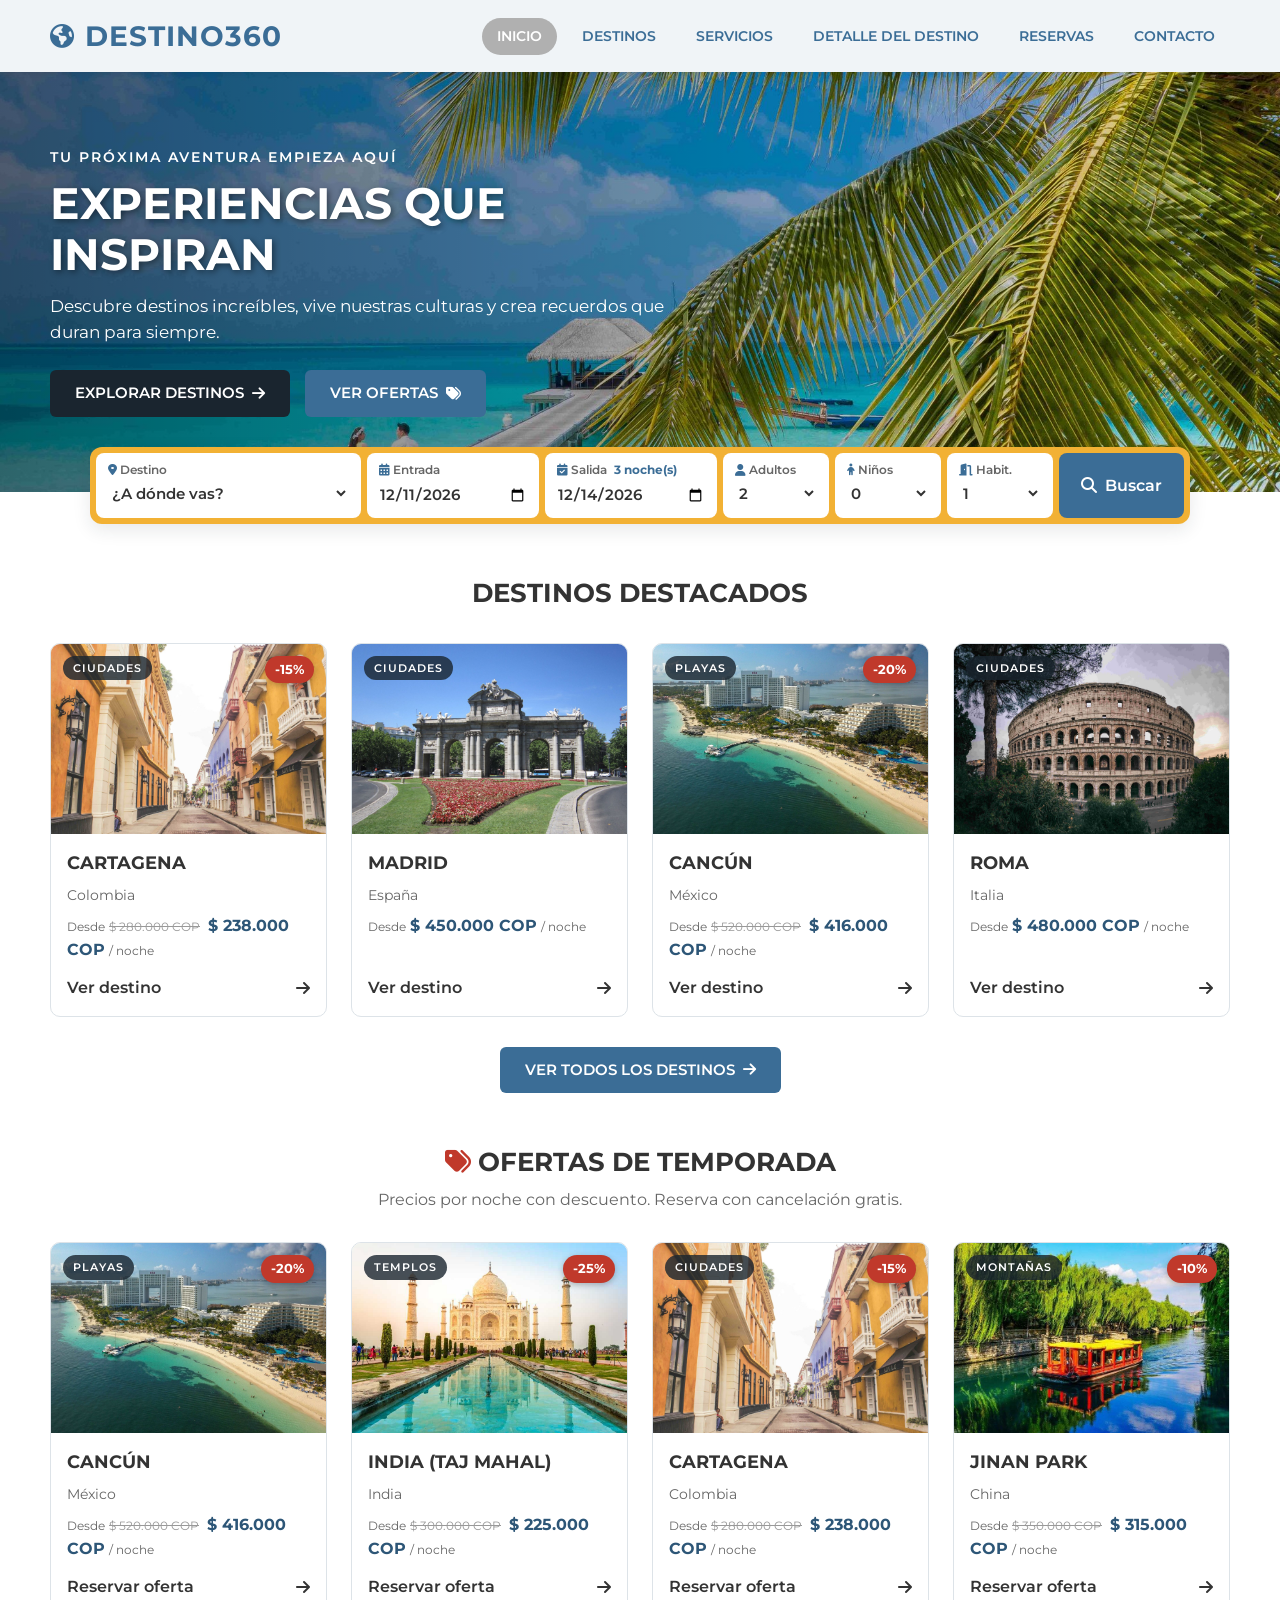
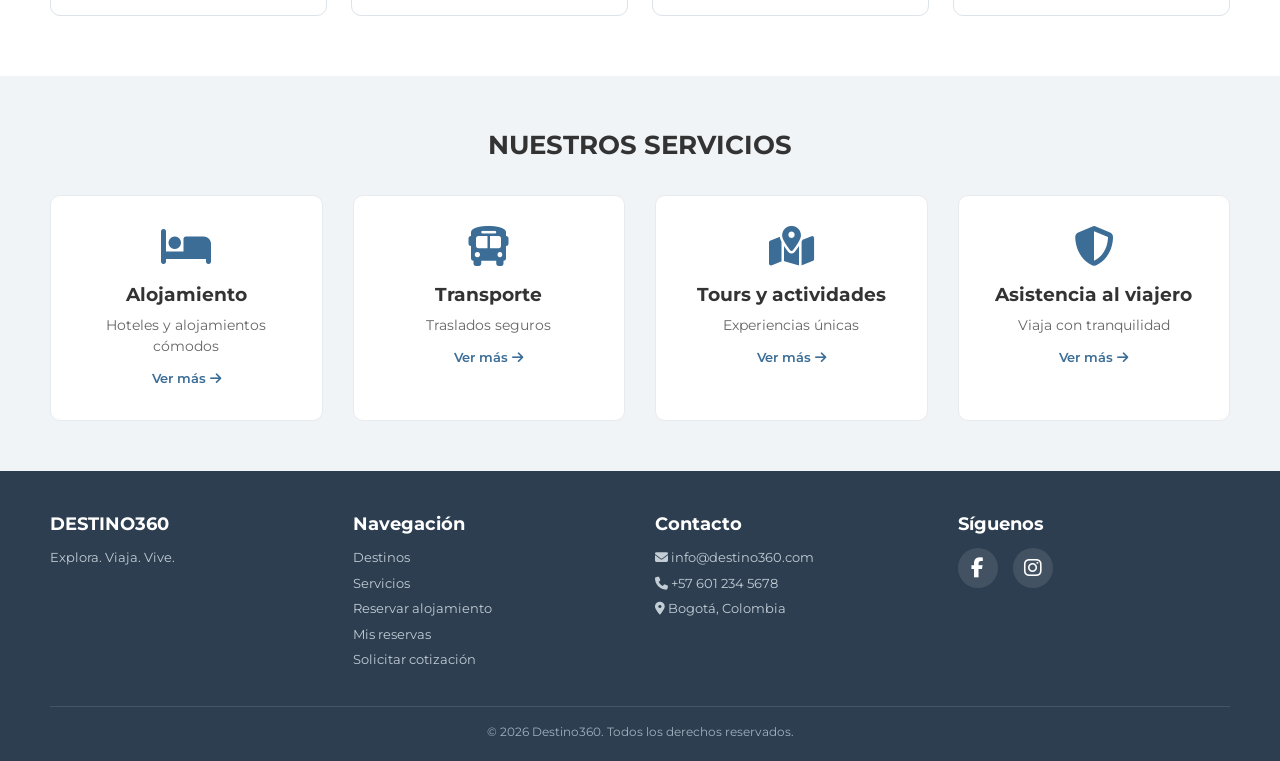
<file: index.html>
<!DOCTYPE html>
<html lang="es">
<head>
    <meta charset="UTF-8">
    <meta name="viewport" content="width=device-width, initial-scale=1">
    <meta name="description" content="Destino360: agencia de viajes. Descubre destinos increíbles, servicios de alojamiento, transporte y tours.">
    <title>Destino360 | Inicio</title>
    <link rel="icon" href="assets/img/favicon.svg" type="image/svg+xml">
    <link rel="stylesheet" href="assets/vendor/fontawesome/css/all.min.css">
    <link rel="stylesheet" href="assets/css/styles.css">
</head>
<body>
    <a class="skip-link" href="#contenido">Saltar al contenido</a>

    <header class="site-header">
        <a href="index.html" class="logo" aria-label="Destino360, ir al inicio"><i class="fas fa-earth-americas"></i> DESTINO360</a>
        <button class="nav-toggle" type="button" aria-label="Abrir menú" aria-expanded="false" aria-controls="menu-principal"><i class="fas fa-bars"></i></button>
        <nav class="main-nav" id="menu-principal" aria-label="Menú principal">
            <ul>
                <li><a href="index.html" class="active" aria-current="page">INICIO</a></li>
                <li><a href="destinos.html">DESTINOS</a></li>
                <li><a href="servicios.html">SERVICIOS</a></li>
                <li><a href="detalle.html">DETALLE DEL DESTINO</a></li>
                <li><a href="reservas.html">RESERVAS</a></li>
                <li><a href="contacto.html">CONTACTO</a></li>
            </ul>
        </nav>
    </header>

    <main id="contenido">
        <section class="hero hero-home">
            <div class="hero-content">
                <p class="eyebrow">TU PRÓXIMA AVENTURA EMPIEZA AQUÍ</p>
                <h1>EXPERIENCIAS QUE INSPIRAN</h1>
                <p>Descubre destinos increíbles, vive nuestras culturas y crea recuerdos que duran para siempre.</p>
                <div class="btn-row">
                    <a href="destinos.html" class="btn-primary">EXPLORAR DESTINOS <i class="fas fa-arrow-right"></i></a>
                    <a href="#ofertas" class="btn-secondary">VER OFERTAS <i class="fas fa-tags"></i></a>
                </div>
            </div>
        </section>

        <div class="booking-wrap">
            <form class="booking-search home" action="reservas.html" method="get">
                <div class="bs-field bs-destino">
                    <label for="bs-destinohome"><i class="fas fa-location-dot"></i> Destino</label>
                    <select id="bs-destinohome" name="destino" required><option value="">¿A dónde vas?</option></select>
                </div>
                <div class="bs-field">
                    <label for="bs-entradahome"><i class="fas fa-calendar-days"></i> Entrada</label>
                    <input id="bs-entradahome" type="date" name="entrada" required>
                </div>
                <div class="bs-field">
                    <label for="bs-salidahome"><i class="fas fa-calendar-check"></i> Salida <span class="booking-nights"></span></label>
                    <input id="bs-salidahome" type="date" name="salida" required>
                </div>
                <div class="bs-field bs-small">
                    <label for="bs-adultoshome"><i class="fas fa-user"></i> Adultos</label>
                    <select id="bs-adultoshome" name="adultos"><option value="1">1</option><option value="2" selected>2</option><option value="3">3</option><option value="4">4</option><option value="5">5</option><option value="6">6</option><option value="7">7</option><option value="8">8</option><option value="9">9</option><option value="10">10</option></select>
                </div>
                <div class="bs-field bs-small">
                    <label for="bs-ninoshome"><i class="fas fa-child"></i> Niños</label>
                    <select id="bs-ninoshome" name="ninos"><option value="0" selected>0</option><option value="1">1</option><option value="2">2</option><option value="3">3</option><option value="4">4</option><option value="5">5</option><option value="6">6</option></select>
                </div>
                <div class="bs-field bs-small">
                    <label for="bs-habhome"><i class="fas fa-door-open"></i> Habit.</label>
                    <select id="bs-habhome" name="habitaciones"><option value="1" selected>1</option><option value="2">2</option><option value="3">3</option><option value="4">4</option><option value="5">5</option></select>
                </div>
                <button type="submit" class="btn-primary bs-submit"><i class="fas fa-magnifying-glass"></i> Buscar</button>
                <p class="booking-error" role="alert" hidden></p>
            </form>
        </div>

        <section id="destacados" aria-labelledby="titulo-destacados">
            <h2 class="section-title" id="titulo-destacados">DESTINOS DESTACADOS</h2>
            <div class="grid-container">
                <article class="card-destino" data-id="cartagena" data-category="ciudades" data-name="Cartagena Colombia">
                    <div class="card-img">
                        <img src="assets/img/destinos/cartagena.jpg" alt="Cartagena, Colombia" loading="lazy">
                        <span class="card-tag">ciudades</span>
                        <span class="deal-badge" data-oferta-id="cartagena" hidden></span>
                    </div>
                    <div class="card-info">
                        <h3>Cartagena</h3>
                        <p>Colombia</p>
                        <p class="card-price" data-precio-id="cartagena"></p>
                        <a class="card-link" href="detalle.html?destino=cartagena">Ver destino <i class="fas fa-arrow-right"></i></a>
                    </div>
                </article>
                <article class="card-destino" data-id="madrid" data-category="ciudades" data-name="Madrid España">
                    <div class="card-img">
                        <img src="assets/img/destinos/madrid.jpg" alt="Madrid, España" loading="lazy">
                        <span class="card-tag">ciudades</span>
                        <span class="deal-badge" data-oferta-id="madrid" hidden></span>
                    </div>
                    <div class="card-info">
                        <h3>Madrid</h3>
                        <p>España</p>
                        <p class="card-price" data-precio-id="madrid"></p>
                        <a class="card-link" href="detalle.html?destino=madrid">Ver destino <i class="fas fa-arrow-right"></i></a>
                    </div>
                </article>
                <article class="card-destino" data-id="cancun" data-category="playas" data-name="Cancún México">
                    <div class="card-img">
                        <img src="assets/img/destinos/cancun.jpg" alt="Cancún, México" loading="lazy">
                        <span class="card-tag">playas</span>
                        <span class="deal-badge" data-oferta-id="cancun" hidden></span>
                    </div>
                    <div class="card-info">
                        <h3>Cancún</h3>
                        <p>México</p>
                        <p class="card-price" data-precio-id="cancun"></p>
                        <a class="card-link" href="detalle.html?destino=cancun">Ver destino <i class="fas fa-arrow-right"></i></a>
                    </div>
                </article>
                <article class="card-destino" data-id="roma" data-category="ciudades" data-name="Roma Italia">
                    <div class="card-img">
                        <img src="assets/img/destinos/roma.jpg" alt="Roma, Italia" loading="lazy">
                        <span class="card-tag">ciudades</span>
                        <span class="deal-badge" data-oferta-id="roma" hidden></span>
                    </div>
                    <div class="card-info">
                        <h3>Roma</h3>
                        <p>Italia</p>
                        <p class="card-price" data-precio-id="roma"></p>
                        <a class="card-link" href="detalle.html?destino=roma">Ver destino <i class="fas fa-arrow-right"></i></a>
                    </div>
                </article>
            </div>
            <p class="center-cta"><a href="destinos.html" class="btn-secondary">VER TODOS LOS DESTINOS <i class="fas fa-arrow-right"></i></a></p>
        </section>

        <section class="offers-section" id="ofertas" aria-labelledby="titulo-ofertas">
            <h2 class="section-title" id="titulo-ofertas"><i class="fas fa-tags"></i> OFERTAS DE TEMPORADA<small>Precios por noche con descuento. Reserva con cancelación gratis.</small></h2>
            <div class="grid-container">
                <article class="card-destino" data-id="cancun" data-category="playas" data-name="Cancún México">
                    <div class="card-img">
                        <img src="assets/img/destinos/cancun.jpg" alt="Cancún, México" loading="lazy">
                        <span class="card-tag">playas</span>
                        <span class="deal-badge" data-oferta-id="cancun" hidden></span>
                    </div>
                    <div class="card-info">
                        <h3>Cancún</h3>
                        <p>México</p>
                        <p class="card-price" data-precio-id="cancun"></p>
                        <a class="card-link" href="reservas.html?destino=cancun">Reservar oferta <i class="fas fa-arrow-right"></i></a>
                    </div>
                </article>
                <article class="card-destino" data-id="india" data-category="templos" data-name="India (Taj Mahal) India">
                    <div class="card-img">
                        <img src="assets/img/destinos/india.jpg" alt="India (Taj Mahal), India" loading="lazy">
                        <span class="card-tag">templos</span>
                        <span class="deal-badge" data-oferta-id="india" hidden></span>
                    </div>
                    <div class="card-info">
                        <h3>India (Taj Mahal)</h3>
                        <p>India</p>
                        <p class="card-price" data-precio-id="india"></p>
                        <a class="card-link" href="reservas.html?destino=india">Reservar oferta <i class="fas fa-arrow-right"></i></a>
                    </div>
                </article>
                <article class="card-destino" data-id="cartagena" data-category="ciudades" data-name="Cartagena Colombia">
                    <div class="card-img">
                        <img src="assets/img/destinos/cartagena.jpg" alt="Cartagena, Colombia" loading="lazy">
                        <span class="card-tag">ciudades</span>
                        <span class="deal-badge" data-oferta-id="cartagena" hidden></span>
                    </div>
                    <div class="card-info">
                        <h3>Cartagena</h3>
                        <p>Colombia</p>
                        <p class="card-price" data-precio-id="cartagena"></p>
                        <a class="card-link" href="reservas.html?destino=cartagena">Reservar oferta <i class="fas fa-arrow-right"></i></a>
                    </div>
                </article>
                <article class="card-destino" data-id="jinan-park" data-category="montañas" data-name="Jinan Park China">
                    <div class="card-img">
                        <img src="assets/img/destinos/jinan-park.jpg" alt="Jinan Park, China" loading="lazy">
                        <span class="card-tag">montañas</span>
                        <span class="deal-badge" data-oferta-id="jinan-park" hidden></span>
                    </div>
                    <div class="card-info">
                        <h3>Jinan Park</h3>
                        <p>China</p>
                        <p class="card-price" data-precio-id="jinan-park"></p>
                        <a class="card-link" href="reservas.html?destino=jinan-park">Reservar oferta <i class="fas fa-arrow-right"></i></a>
                    </div>
                </article>
            </div>
        </section>

        <section class="services-section" id="servicios" aria-labelledby="titulo-servicios">
            <h2 class="section-title" id="titulo-servicios">NUESTROS SERVICIOS</h2>
            <div class="grid-servicios">
                <a class="service-card" href="servicios.html#alojamiento">
                    <i class="fas fa-bed"></i>
                    <h3>Alojamiento</h3>
                    <p>Hoteles y alojamientos cómodos</p>
                    <span class="more">Ver más <i class="fas fa-arrow-right"></i></span>
                </a>
                <a class="service-card" href="servicios.html#transporte">
                    <i class="fas fa-bus"></i>
                    <h3>Transporte</h3>
                    <p>Traslados seguros</p>
                    <span class="more">Ver más <i class="fas fa-arrow-right"></i></span>
                </a>
                <a class="service-card" href="servicios.html#tours">
                    <i class="fas fa-map-marked-alt"></i>
                    <h3>Tours y actividades</h3>
                    <p>Experiencias únicas</p>
                    <span class="more">Ver más <i class="fas fa-arrow-right"></i></span>
                </a>
                <a class="service-card" href="servicios.html#asistencia">
                    <i class="fas fa-shield-alt"></i>
                    <h3>Asistencia al viajero</h3>
                    <p>Viaja con tranquilidad</p>
                    <span class="more">Ver más <i class="fas fa-arrow-right"></i></span>
                </a>
            </div>
        </section>
    </main>

    <footer class="site-footer">
        <div class="footer-grid">
            <div class="footer-info">
                <h4>DESTINO360</h4>
                <p>Explora. Viaja. Vive.</p>
            </div>
            <div class="footer-info">
                <h4>Navegación</h4>
                <ul>
                    <li><a href="destinos.html">Destinos</a></li>
                    <li><a href="servicios.html">Servicios</a></li>
                    <li><a href="reservas.html">Reservar alojamiento</a></li>
                    <li><a href="reservas.html#mis-reservas">Mis reservas</a></li>
                    <li><a href="contacto.html#formulario">Solicitar cotización</a></li>
                </ul>
            </div>
            <div class="footer-info">
                <h4>Contacto</h4>
                <ul>
                    <li><a href="mailto:info@destino360.com"><i class="fas fa-envelope"></i> info@destino360.com</a></li>
                    <li><a href="tel:+576012345678"><i class="fas fa-phone"></i> +57 601 234 5678</a></li>
                    <li><a href="contacto.html#encuentranos"><i class="fas fa-location-dot"></i> Bogotá, Colombia</a></li>
                </ul>
            </div>
            <div class="footer-info">
                <h4>Síguenos</h4>
                <div class="social-icons">
                    <a href="https://web.facebook.com/profile.php?id=61596557891798" target="_blank" rel="noopener noreferrer" aria-label="Facebook de Destino360 (abre en una pestaña nueva)"><i class="fab fa-facebook-f"></i></a>
                    <a href="https://www.instagram.com/websitep634/" target="_blank" rel="noopener noreferrer" aria-label="Instagram de Destino360 (abre en una pestaña nueva)"><i class="fab fa-instagram"></i></a>
                </div>
            </div>
        </div>
        <p class="footer-bottom">&copy; <span class="year">2026</span> Destino360. Todos los derechos reservados.</p>
    </footer>

    <button class="to-top" type="button" aria-label="Volver arriba"><i class="fas fa-arrow-up"></i></button>
    <script src="assets/js/destinos.js"></script>
    <script src="assets/js/reservas.js"></script>
    <script src="assets/js/main.js"></script>
</body>
</html>
</file>
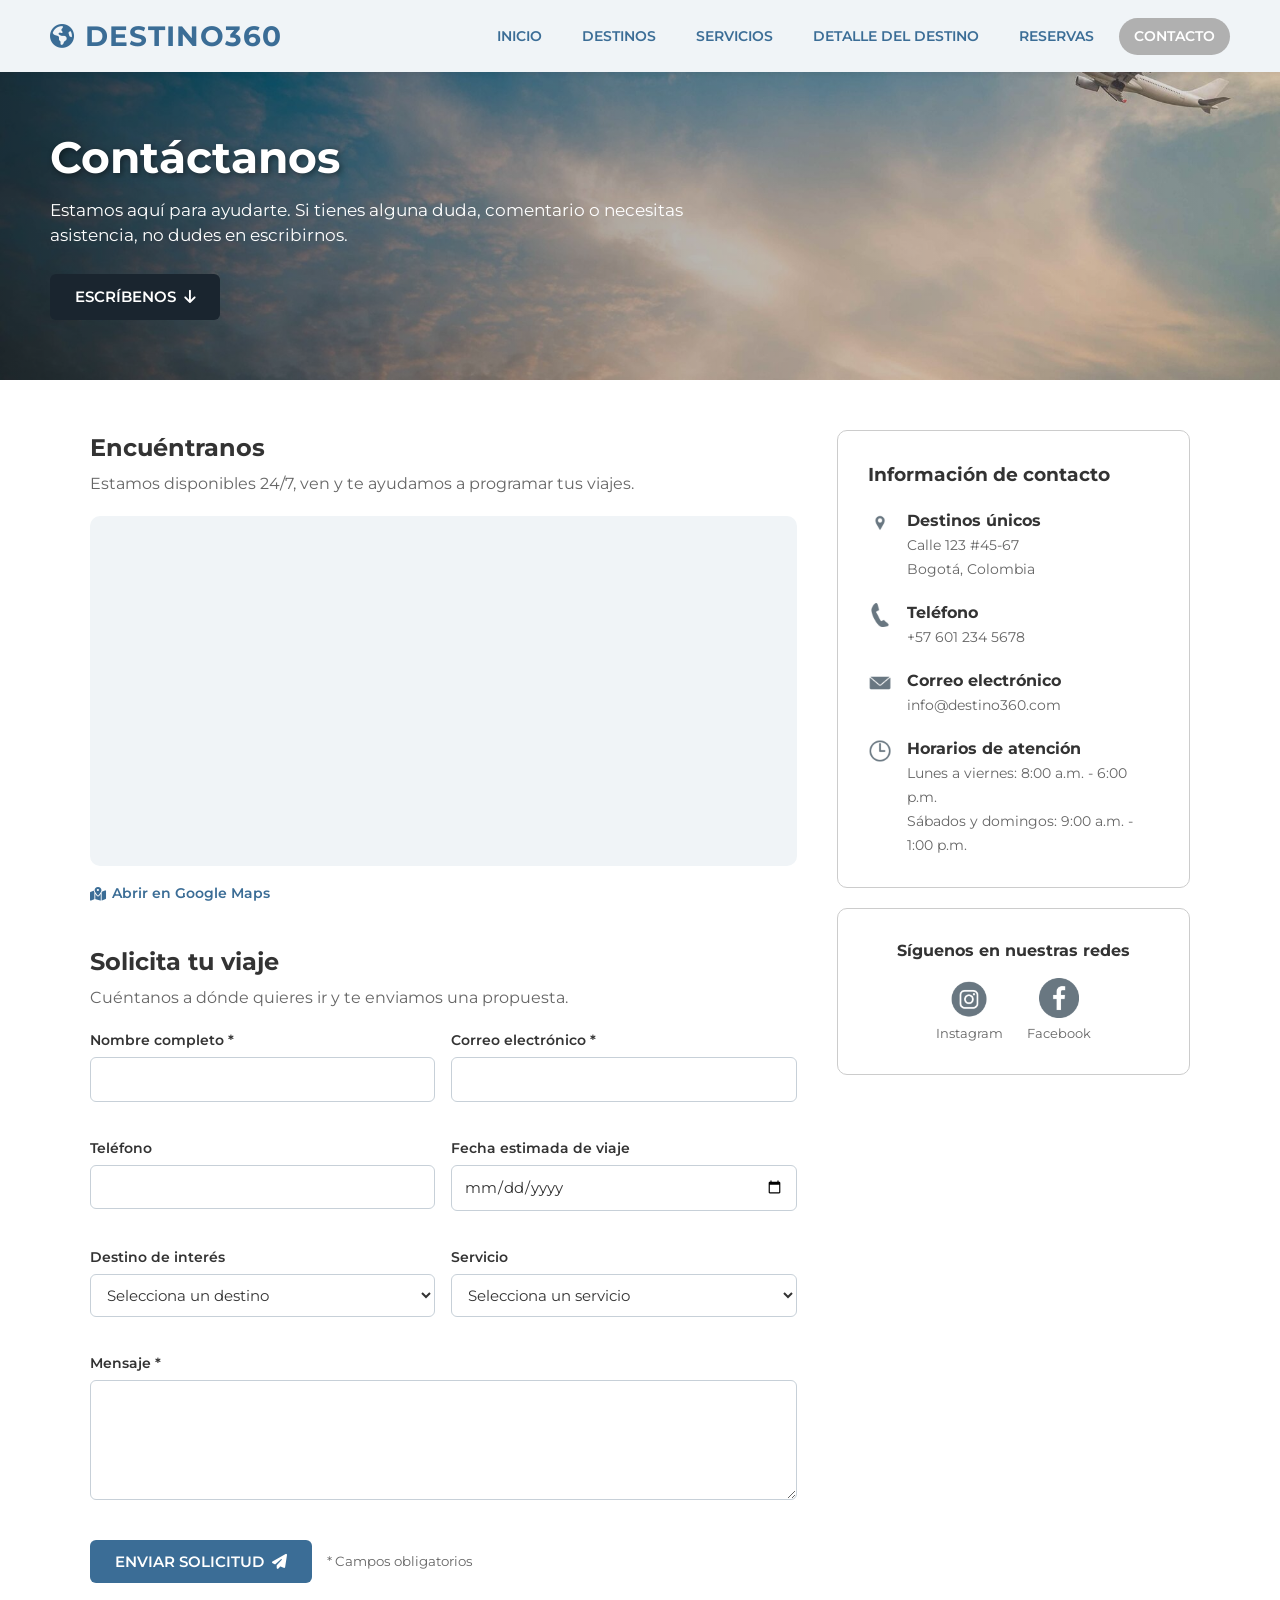
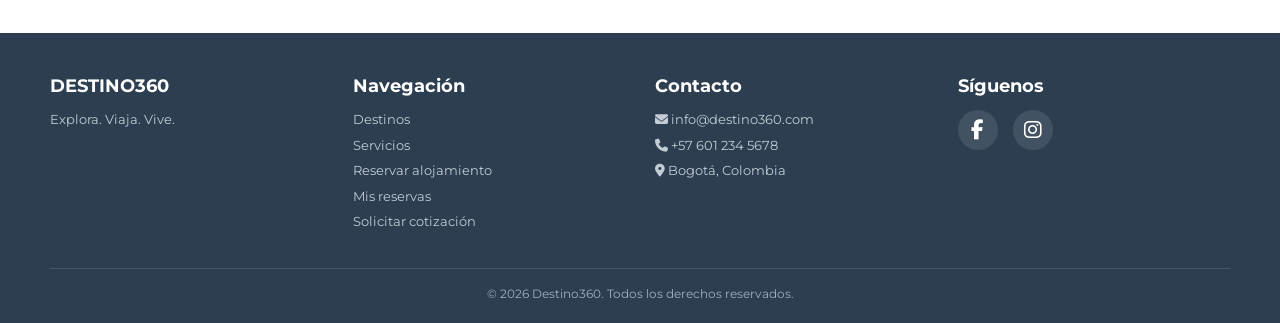
<file: contacto.html>
<!DOCTYPE html>
<html lang="es">
<head>
    <meta charset="UTF-8">
    <meta name="viewport" content="width=device-width, initial-scale=1">
    <meta name="description" content="Contacta a Destino360: formulario, teléfono, correo y redes sociales.">
    <title>Contacto | Destino360</title>
    <link rel="icon" href="assets/img/favicon.svg" type="image/svg+xml">
    <link rel="stylesheet" href="assets/vendor/fontawesome/css/all.min.css">
    <link rel="stylesheet" href="assets/css/styles.css">
</head>
<body>
    <a class="skip-link" href="#contenido">Saltar al contenido</a>

    <header class="site-header">
        <a href="index.html" class="logo" aria-label="Destino360, ir al inicio"><i class="fas fa-earth-americas"></i> DESTINO360</a>
        <button class="nav-toggle" type="button" aria-label="Abrir menú" aria-expanded="false" aria-controls="menu-principal"><i class="fas fa-bars"></i></button>
        <nav class="main-nav" id="menu-principal" aria-label="Menú principal">
            <ul>
                <li><a href="index.html">INICIO</a></li>
                <li><a href="destinos.html">DESTINOS</a></li>
                <li><a href="servicios.html">SERVICIOS</a></li>
                <li><a href="detalle.html">DETALLE DEL DESTINO</a></li>
                <li><a href="reservas.html">RESERVAS</a></li>
                <li><a href="contacto.html" class="active" aria-current="page">CONTACTO</a></li>
            </ul>
        </nav>
    </header>

    <main id="contenido">
        <section class="hero hero--short hero-contacto">
            <div class="hero-content">
                <h1>Contáctanos</h1>
                <p>Estamos aquí para ayudarte. Si tienes alguna duda, comentario o necesitas asistencia, no dudes en escribirnos.</p>
                <a href="#formulario" class="btn-primary">ESCRÍBENOS <i class="fas fa-arrow-down"></i></a>
            </div>
        </section>

        <div class="contacto-layout">
            <div class="contacto-main">
                <section id="encuentranos" aria-labelledby="titulo-encuentranos">
                    <h2 id="titulo-encuentranos">Encuéntranos</h2>
                    <p style="color: var(--text-muted); margin-bottom: 20px;">Estamos disponibles 24/7, ven y te ayudamos a programar tus viajes.</p>
                    <iframe class="map-frame" title="Mapa: Calle 123 #45-67, Bogotá" src="https://maps.google.com/maps?q=Bogot%C3%A1%2C%20Colombia&amp;z=12&amp;output=embed" loading="lazy" referrerpolicy="no-referrer-when-downgrade" allowfullscreen></iframe>
                    <a class="map-link" href="https://www.google.com/maps/search/?api=1&amp;query=Bogot%C3%A1%2C%20Colombia" target="_blank" rel="noopener noreferrer"><i class="fas fa-map-location-dot"></i> Abrir en Google Maps</a>
                </section>

                <section id="formulario" aria-labelledby="titulo-formulario">
                    <h2 id="titulo-formulario">Solicita tu viaje</h2>
                    <p style="color: var(--text-muted); margin-bottom: 20px;">Cuéntanos a dónde quieres ir y te enviamos una propuesta.</p>
                    <form id="form-contacto" novalidate>
                        <div class="form-grid">
                            <div class="form-field">
                                <label for="f-nombre">Nombre completo *</label>
                                <input id="f-nombre" name="nombre" type="text" autocomplete="name" required>
                                <span class="error-msg" aria-live="polite"></span>
                            </div>
                            <div class="form-field">
                                <label for="f-correo">Correo electrónico *</label>
                                <input id="f-correo" name="correo" type="email" autocomplete="email" required>
                                <span class="error-msg" aria-live="polite"></span>
                            </div>
                            <div class="form-field">
                                <label for="f-telefono">Teléfono</label>
                                <input id="f-telefono" name="telefono" type="tel" autocomplete="tel">
                                <span class="error-msg" aria-live="polite"></span>
                            </div>
                            <div class="form-field">
                                <label for="f-fecha">Fecha estimada de viaje</label>
                                <input id="f-fecha" name="fecha" type="date">
                                <span class="error-msg"></span>
                            </div>
                            <div class="form-field">
                                <label for="f-destino">Destino de interés</label>
                                <select id="f-destino" name="destino">
                                    <option value="">Selecciona un destino</option>
                                </select>
                                <span class="error-msg"></span>
                            </div>
                            <div class="form-field">
                                <label for="f-servicio">Servicio</label>
                                <select id="f-servicio" name="servicio">
                                    <option value="">Selecciona un servicio</option>
                                    <option value="alojamiento">Alojamiento</option>
                                    <option value="transporte">Transporte</option>
                                    <option value="tours">Tours y actividades</option>
                                    <option value="asistencia">Asistencia al viajero</option>
                                    <option value="paquete">Paquete completo</option>
                                </select>
                                <span class="error-msg"></span>
                            </div>
                            <div class="form-field form-field--full">
                                <label for="f-mensaje">Mensaje *</label>
                                <textarea id="f-mensaje" name="mensaje" required></textarea>
                                <span class="error-msg" aria-live="polite"></span>
                            </div>
                        </div>
                        <div class="form-actions">
                            <button type="submit" class="btn-secondary">ENVIAR SOLICITUD <i class="fas fa-paper-plane"></i></button>
                            <small style="color: var(--text-muted);">* Campos obligatorios</small>
                        </div>
                        <div class="form-success" id="form-exito" role="status" tabindex="-1"></div>
                    </form>
                </section>
            </div>

            <aside class="contacto-aside">
                <div class="box">
                    <h3>Información de contacto</h3>
                    <div class="contact-item">
                        <img src="assets/img/iconos/ubicacion.png" alt="" class="custom-icon">
                        <div><strong>Destinos únicos</strong><br><a href="#encuentranos">Calle 123 #45-67<br>Bogotá, Colombia</a></div>
                    </div>
                    <div class="contact-item">
                        <img src="assets/img/iconos/telefono.png" alt="" class="custom-icon">
                        <div><strong>Teléfono</strong><br><a href="tel:+576012345678">+57 601 234 5678</a></div>
                    </div>
                    <div class="contact-item">
                        <img src="assets/img/iconos/correo.png" alt="" class="custom-icon">
                        <div><strong>Correo electrónico</strong><br><a href="mailto:info@destino360.com">info@destino360.com</a></div>
                    </div>
                    <div class="contact-item">
                        <img src="assets/img/iconos/reloj.png" alt="" class="custom-icon">
                        <div><strong>Horarios de atención</strong><br><span>Lunes a viernes: 8:00 a.m. - 6:00 p.m.<br>Sábados y domingos: 9:00 a.m. - 1:00 p.m.</span></div>
                    </div>
                </div>

                <div class="box social-box">
                    <h3>Síguenos en nuestras redes</h3>
                    <div class="social-row">
                        <a href="https://www.instagram.com/websitep634/" target="_blank" rel="noopener noreferrer"><img src="assets/img/iconos/instagram.png" alt="" class="social-icon-img">Instagram</a>
                        <a href="https://web.facebook.com/profile.php?id=61596557891798" target="_blank" rel="noopener noreferrer"><img src="assets/img/iconos/facebook.png" alt="" class="social-icon-img">Facebook</a>
                    </div>
                </div>
            </aside>
        </div>
    </main>

    <footer class="site-footer">
        <div class="footer-grid">
            <div class="footer-info">
                <h4>DESTINO360</h4>
                <p>Explora. Viaja. Vive.</p>
            </div>
            <div class="footer-info">
                <h4>Navegación</h4>
                <ul>
                    <li><a href="destinos.html">Destinos</a></li>
                    <li><a href="servicios.html">Servicios</a></li>
                    <li><a href="reservas.html">Reservar alojamiento</a></li>
                    <li><a href="reservas.html#mis-reservas">Mis reservas</a></li>
                    <li><a href="contacto.html#formulario">Solicitar cotización</a></li>
                </ul>
            </div>
            <div class="footer-info">
                <h4>Contacto</h4>
                <ul>
                    <li><a href="mailto:info@destino360.com"><i class="fas fa-envelope"></i> info@destino360.com</a></li>
                    <li><a href="tel:+576012345678"><i class="fas fa-phone"></i> +57 601 234 5678</a></li>
                    <li><a href="contacto.html#encuentranos"><i class="fas fa-location-dot"></i> Bogotá, Colombia</a></li>
                </ul>
            </div>
            <div class="footer-info">
                <h4>Síguenos</h4>
                <div class="social-icons">
                    <a href="https://web.facebook.com/profile.php?id=61596557891798" target="_blank" rel="noopener noreferrer" aria-label="Facebook de Destino360 (abre en una pestaña nueva)"><i class="fab fa-facebook-f"></i></a>
                    <a href="https://www.instagram.com/websitep634/" target="_blank" rel="noopener noreferrer" aria-label="Instagram de Destino360 (abre en una pestaña nueva)"><i class="fab fa-instagram"></i></a>
                </div>
            </div>
        </div>
        <p class="footer-bottom">&copy; <span class="year">2026</span> Destino360. Todos los derechos reservados.</p>
    </footer>

    <button class="to-top" type="button" aria-label="Volver arriba"><i class="fas fa-arrow-up"></i></button>
    <script src="assets/js/destinos.js"></script>
    <script src="assets/js/reservas.js"></script>
    <script src="assets/js/main.js"></script>
</body>
</html>
</file>
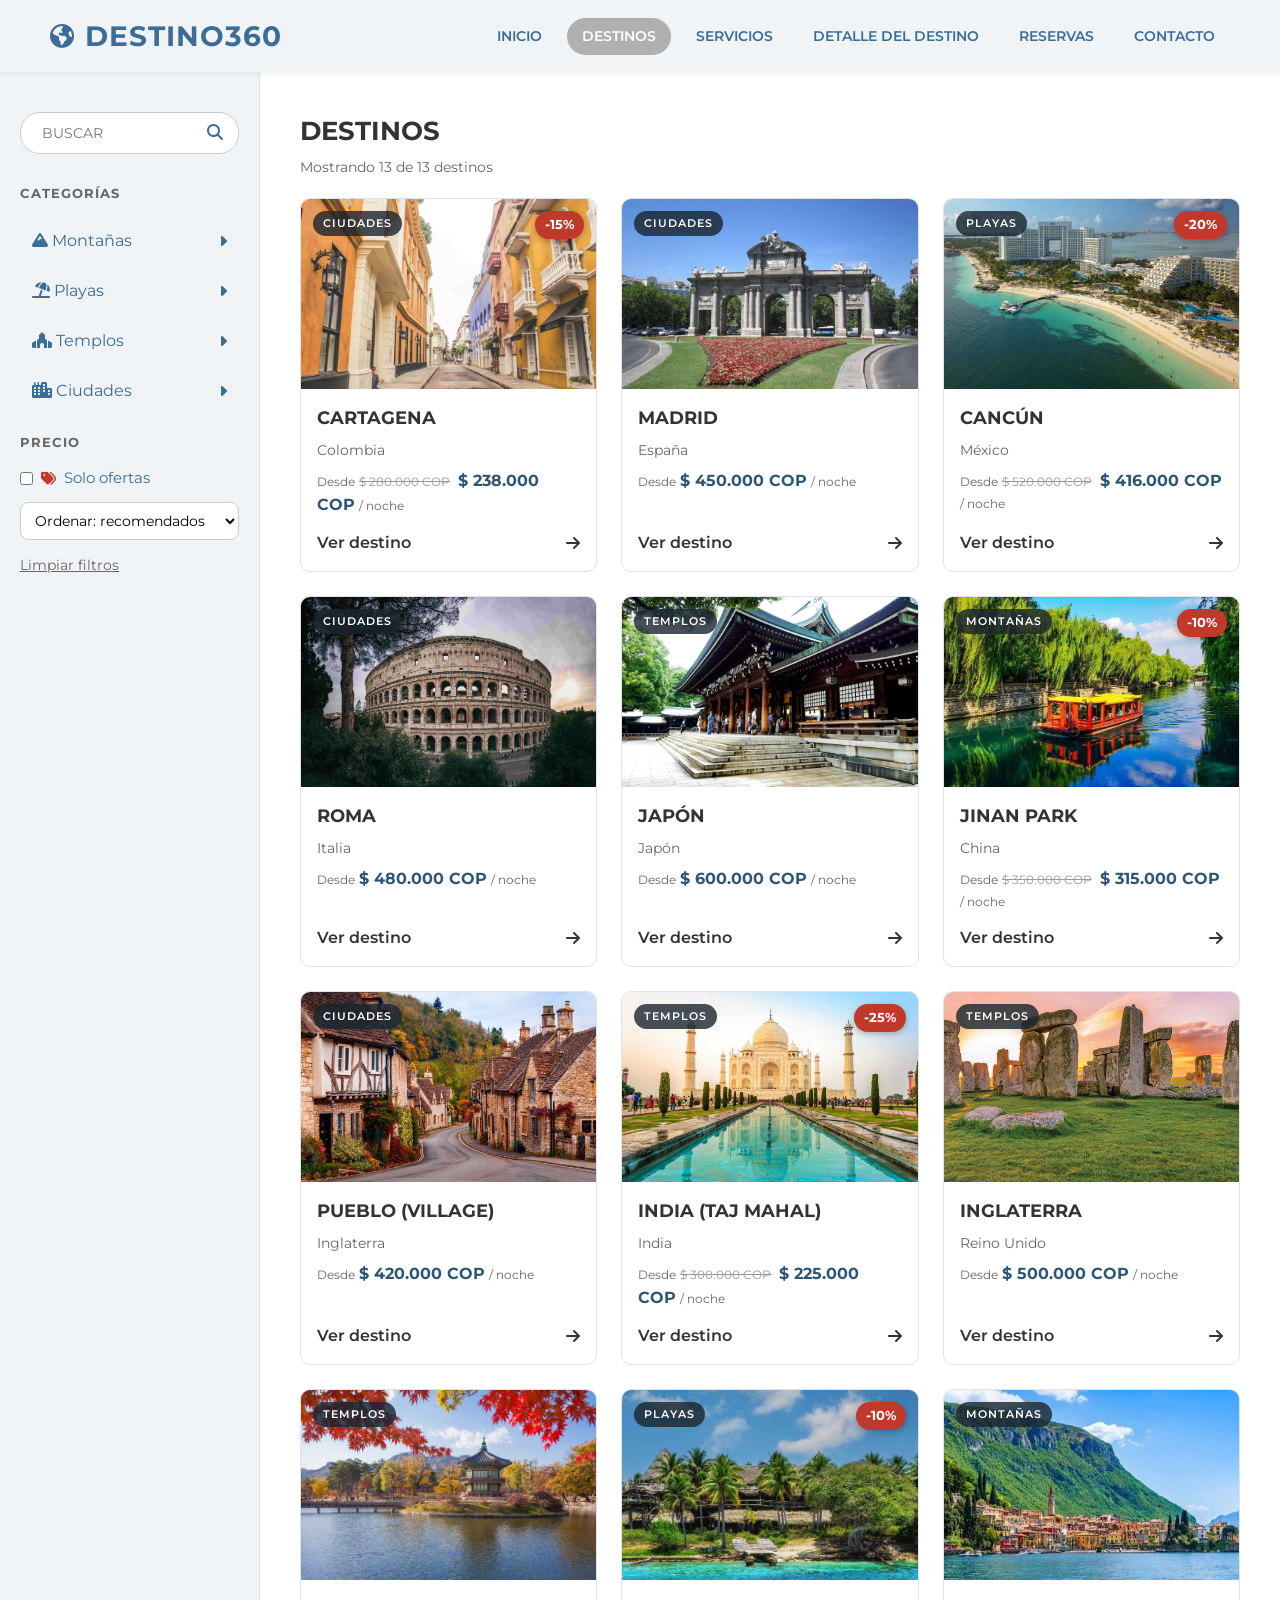
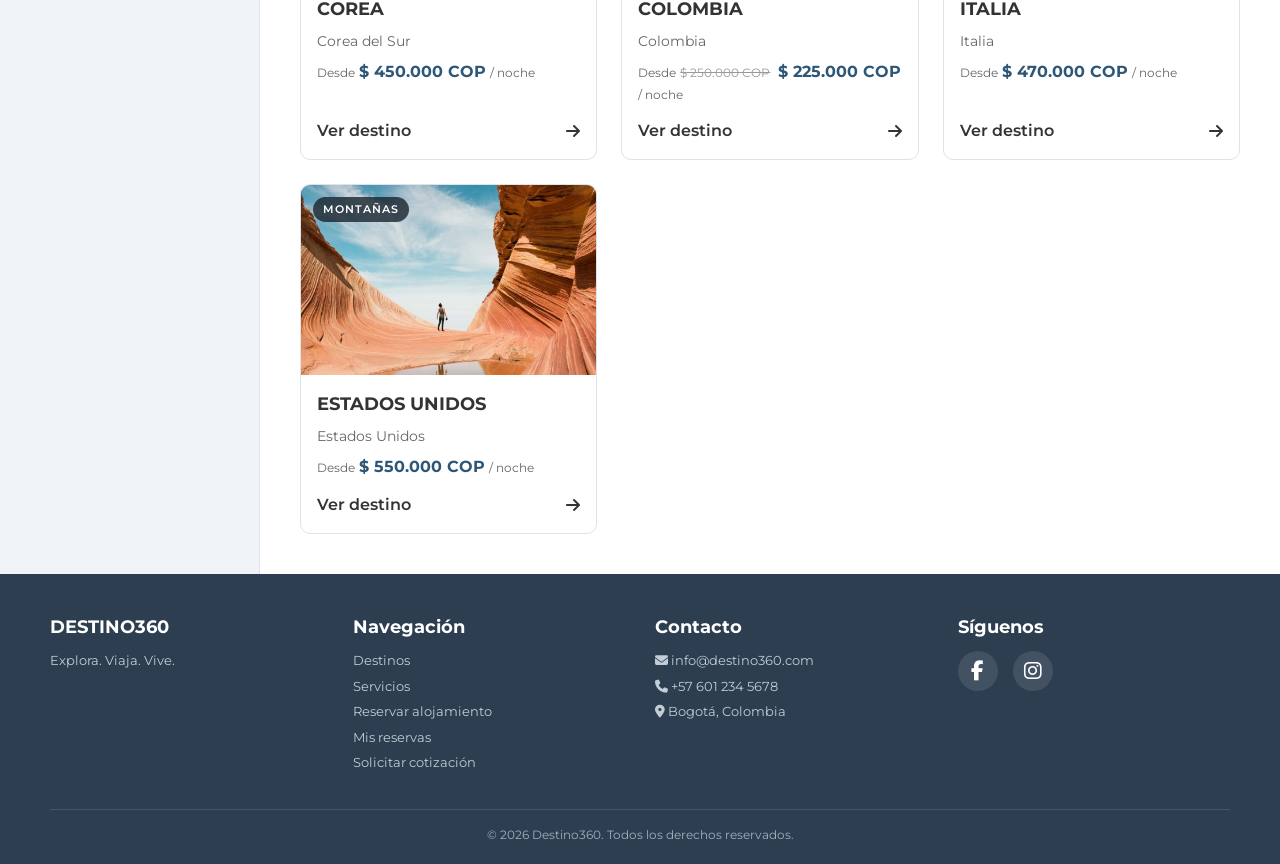
<file: destinos.html>
<!DOCTYPE html>
<html lang="es">
<head>
    <meta charset="UTF-8">
    <meta name="viewport" content="width=device-width, initial-scale=1">
    <meta name="description" content="Busca y filtra destinos por montañas, playas, templos y ciudades.">
    <title>Destinos | Destino360</title>
    <link rel="icon" href="assets/img/favicon.svg" type="image/svg+xml">
    <link rel="stylesheet" href="assets/vendor/fontawesome/css/all.min.css">
    <link rel="stylesheet" href="assets/css/styles.css">
</head>
<body>
    <a class="skip-link" href="#contenido">Saltar al contenido</a>

    <header class="site-header">
        <a href="index.html" class="logo" aria-label="Destino360, ir al inicio"><i class="fas fa-earth-americas"></i> DESTINO360</a>
        <button class="nav-toggle" type="button" aria-label="Abrir menú" aria-expanded="false" aria-controls="menu-principal"><i class="fas fa-bars"></i></button>
        <nav class="main-nav" id="menu-principal" aria-label="Menú principal">
            <ul>
                <li><a href="index.html">INICIO</a></li>
                <li><a href="destinos.html" class="active" aria-current="page">DESTINOS</a></li>
                <li><a href="servicios.html">SERVICIOS</a></li>
                <li><a href="detalle.html">DETALLE DEL DESTINO</a></li>
                <li><a href="reservas.html">RESERVAS</a></li>
                <li><a href="contacto.html">CONTACTO</a></li>
            </ul>
        </nav>
    </header>

    <main id="contenido">
        <div class="layout-destinos">
            <aside class="sidebar" aria-label="Búsqueda y filtros">
                <form class="search-bar" role="search">
                    <label for="buscar" class="sr-only">Buscar destino</label>
                    <input id="buscar" type="search" placeholder="BUSCAR" autocomplete="off">
                    <button type="submit" aria-label="Buscar"><i class="fas fa-search"></i></button>
                </form>
                <h2>CATEGORÍAS</h2>
                <ul class="filter-list">
                    <li><button type="button" class="filter-btn" data-filter="montañas" aria-pressed="false"><span><i class="fas fa-mountain"></i> Montañas</span> <i class="fas fa-caret-right"></i></button></li>
                    <li><button type="button" class="filter-btn" data-filter="playas" aria-pressed="false"><span><i class="fas fa-umbrella-beach"></i> Playas</span> <i class="fas fa-caret-right"></i></button></li>
                    <li><button type="button" class="filter-btn" data-filter="templos" aria-pressed="false"><span><i class="fas fa-place-of-worship"></i> Templos</span> <i class="fas fa-caret-right"></i></button></li>
                    <li><button type="button" class="filter-btn" data-filter="ciudades" aria-pressed="false"><span><i class="fas fa-city"></i> Ciudades</span> <i class="fas fa-caret-right"></i></button></li>
                </ul>
                <h2 style="margin-top:20px;">PRECIO</h2>
                <label class="check-offer"><input type="checkbox" id="solo-ofertas"> <i class="fas fa-tags"></i> Solo ofertas</label>
                <label for="orden" class="sr-only">Ordenar por</label>
                <select id="orden" class="sort-select">
                    <option value="">Ordenar: recomendados</option>
                    <option value="asc">Precio: menor a mayor</option>
                    <option value="desc">Precio: mayor a menor</option>
                </select>
                <button type="button" class="filter-reset">Limpiar filtros</button>
            </aside>

            <section class="main-content" aria-labelledby="titulo-destinos">
                <h1 class="section-title section-title--left" id="titulo-destinos">DESTINOS</h1>
                <p class="results-count" aria-live="polite"></p>
                <div class="grid-container">
                <article class="card-destino" data-id="cartagena" data-category="ciudades" data-name="Cartagena Colombia">
                    <div class="card-img">
                        <img src="assets/img/destinos/cartagena.jpg" alt="Cartagena, Colombia" loading="lazy">
                        <span class="card-tag">ciudades</span>
                        <span class="deal-badge" data-oferta-id="cartagena" hidden></span>
                    </div>
                    <div class="card-info">
                        <h3>Cartagena</h3>
                        <p>Colombia</p>
                        <p class="card-price" data-precio-id="cartagena"></p>
                        <a class="card-link" href="detalle.html?destino=cartagena">Ver destino <i class="fas fa-arrow-right"></i></a>
                    </div>
                </article>
                <article class="card-destino" data-id="madrid" data-category="ciudades" data-name="Madrid España">
                    <div class="card-img">
                        <img src="assets/img/destinos/madrid.jpg" alt="Madrid, España" loading="lazy">
                        <span class="card-tag">ciudades</span>
                        <span class="deal-badge" data-oferta-id="madrid" hidden></span>
                    </div>
                    <div class="card-info">
                        <h3>Madrid</h3>
                        <p>España</p>
                        <p class="card-price" data-precio-id="madrid"></p>
                        <a class="card-link" href="detalle.html?destino=madrid">Ver destino <i class="fas fa-arrow-right"></i></a>
                    </div>
                </article>
                <article class="card-destino" data-id="cancun" data-category="playas" data-name="Cancún México">
                    <div class="card-img">
                        <img src="assets/img/destinos/cancun.jpg" alt="Cancún, México" loading="lazy">
                        <span class="card-tag">playas</span>
                        <span class="deal-badge" data-oferta-id="cancun" hidden></span>
                    </div>
                    <div class="card-info">
                        <h3>Cancún</h3>
                        <p>México</p>
                        <p class="card-price" data-precio-id="cancun"></p>
                        <a class="card-link" href="detalle.html?destino=cancun">Ver destino <i class="fas fa-arrow-right"></i></a>
                    </div>
                </article>
                <article class="card-destino" data-id="roma" data-category="ciudades" data-name="Roma Italia">
                    <div class="card-img">
                        <img src="assets/img/destinos/roma.jpg" alt="Roma, Italia" loading="lazy">
                        <span class="card-tag">ciudades</span>
                        <span class="deal-badge" data-oferta-id="roma" hidden></span>
                    </div>
                    <div class="card-info">
                        <h3>Roma</h3>
                        <p>Italia</p>
                        <p class="card-price" data-precio-id="roma"></p>
                        <a class="card-link" href="detalle.html?destino=roma">Ver destino <i class="fas fa-arrow-right"></i></a>
                    </div>
                </article>
                <article class="card-destino" data-id="japon" data-category="templos" data-name="Japón Japón">
                    <div class="card-img">
                        <img src="assets/img/destinos/japon.jpg" alt="Japón, Japón" loading="lazy">
                        <span class="card-tag">templos</span>
                        <span class="deal-badge" data-oferta-id="japon" hidden></span>
                    </div>
                    <div class="card-info">
                        <h3>Japón</h3>
                        <p>Japón</p>
                        <p class="card-price" data-precio-id="japon"></p>
                        <a class="card-link" href="detalle.html?destino=japon">Ver destino <i class="fas fa-arrow-right"></i></a>
                    </div>
                </article>
                <article class="card-destino" data-id="jinan-park" data-category="montañas" data-name="Jinan Park China">
                    <div class="card-img">
                        <img src="assets/img/destinos/jinan-park.jpg" alt="Jinan Park, China" loading="lazy">
                        <span class="card-tag">montañas</span>
                        <span class="deal-badge" data-oferta-id="jinan-park" hidden></span>
                    </div>
                    <div class="card-info">
                        <h3>Jinan Park</h3>
                        <p>China</p>
                        <p class="card-price" data-precio-id="jinan-park"></p>
                        <a class="card-link" href="detalle.html?destino=jinan-park">Ver destino <i class="fas fa-arrow-right"></i></a>
                    </div>
                </article>
                <article class="card-destino" data-id="pueblo" data-category="ciudades" data-name="Pueblo (Village) Inglaterra">
                    <div class="card-img">
                        <img src="assets/img/destinos/pueblo.jpg" alt="Pueblo (Village), Inglaterra" loading="lazy">
                        <span class="card-tag">ciudades</span>
                        <span class="deal-badge" data-oferta-id="pueblo" hidden></span>
                    </div>
                    <div class="card-info">
                        <h3>Pueblo (Village)</h3>
                        <p>Inglaterra</p>
                        <p class="card-price" data-precio-id="pueblo"></p>
                        <a class="card-link" href="detalle.html?destino=pueblo">Ver destino <i class="fas fa-arrow-right"></i></a>
                    </div>
                </article>
                <article class="card-destino" data-id="india" data-category="templos" data-name="India (Taj Mahal) India">
                    <div class="card-img">
                        <img src="assets/img/destinos/india.jpg" alt="India (Taj Mahal), India" loading="lazy">
                        <span class="card-tag">templos</span>
                        <span class="deal-badge" data-oferta-id="india" hidden></span>
                    </div>
                    <div class="card-info">
                        <h3>India (Taj Mahal)</h3>
                        <p>India</p>
                        <p class="card-price" data-precio-id="india"></p>
                        <a class="card-link" href="detalle.html?destino=india">Ver destino <i class="fas fa-arrow-right"></i></a>
                    </div>
                </article>
                <article class="card-destino" data-id="inglaterra" data-category="templos" data-name="Inglaterra Reino Unido">
                    <div class="card-img">
                        <img src="assets/img/destinos/inglaterra.jpg" alt="Inglaterra, Reino Unido" loading="lazy">
                        <span class="card-tag">templos</span>
                        <span class="deal-badge" data-oferta-id="inglaterra" hidden></span>
                    </div>
                    <div class="card-info">
                        <h3>Inglaterra</h3>
                        <p>Reino Unido</p>
                        <p class="card-price" data-precio-id="inglaterra"></p>
                        <a class="card-link" href="detalle.html?destino=inglaterra">Ver destino <i class="fas fa-arrow-right"></i></a>
                    </div>
                </article>
                <article class="card-destino" data-id="corea" data-category="templos" data-name="Corea Corea del Sur">
                    <div class="card-img">
                        <img src="assets/img/destinos/corea.jpg" alt="Corea, Corea del Sur" loading="lazy">
                        <span class="card-tag">templos</span>
                        <span class="deal-badge" data-oferta-id="corea" hidden></span>
                    </div>
                    <div class="card-info">
                        <h3>Corea</h3>
                        <p>Corea del Sur</p>
                        <p class="card-price" data-precio-id="corea"></p>
                        <a class="card-link" href="detalle.html?destino=corea">Ver destino <i class="fas fa-arrow-right"></i></a>
                    </div>
                </article>
                <article class="card-destino" data-id="colombia" data-category="playas" data-name="Colombia Colombia">
                    <div class="card-img">
                        <img src="assets/img/destinos/colombia.jpg" alt="Colombia, Colombia" loading="lazy">
                        <span class="card-tag">playas</span>
                        <span class="deal-badge" data-oferta-id="colombia" hidden></span>
                    </div>
                    <div class="card-info">
                        <h3>Colombia</h3>
                        <p>Colombia</p>
                        <p class="card-price" data-precio-id="colombia"></p>
                        <a class="card-link" href="detalle.html?destino=colombia">Ver destino <i class="fas fa-arrow-right"></i></a>
                    </div>
                </article>
                <article class="card-destino" data-id="italia" data-category="montañas" data-name="Italia Italia">
                    <div class="card-img">
                        <img src="assets/img/destinos/italia.jpg" alt="Italia, Italia" loading="lazy">
                        <span class="card-tag">montañas</span>
                        <span class="deal-badge" data-oferta-id="italia" hidden></span>
                    </div>
                    <div class="card-info">
                        <h3>Italia</h3>
                        <p>Italia</p>
                        <p class="card-price" data-precio-id="italia"></p>
                        <a class="card-link" href="detalle.html?destino=italia">Ver destino <i class="fas fa-arrow-right"></i></a>
                    </div>
                </article>
                <article class="card-destino" data-id="estados-unidos" data-category="montañas" data-name="Estados Unidos Estados Unidos">
                    <div class="card-img">
                        <img src="assets/img/destinos/estados-unidos.jpg" alt="Estados Unidos, Estados Unidos" loading="lazy">
                        <span class="card-tag">montañas</span>
                        <span class="deal-badge" data-oferta-id="estados-unidos" hidden></span>
                    </div>
                    <div class="card-info">
                        <h3>Estados Unidos</h3>
                        <p>Estados Unidos</p>
                        <p class="card-price" data-precio-id="estados-unidos"></p>
                        <a class="card-link" href="detalle.html?destino=estados-unidos">Ver destino <i class="fas fa-arrow-right"></i></a>
                    </div>
                </article>
                </div>
                <p class="no-results">No encontramos destinos con esos filtros. <button type="button" class="filter-reset">Ver todos</button></p>
            </section>
        </div>
    </main>

    <footer class="site-footer">
        <div class="footer-grid">
            <div class="footer-info">
                <h4>DESTINO360</h4>
                <p>Explora. Viaja. Vive.</p>
            </div>
            <div class="footer-info">
                <h4>Navegación</h4>
                <ul>
                    <li><a href="destinos.html">Destinos</a></li>
                    <li><a href="servicios.html">Servicios</a></li>
                    <li><a href="reservas.html">Reservar alojamiento</a></li>
                    <li><a href="reservas.html#mis-reservas">Mis reservas</a></li>
                    <li><a href="contacto.html#formulario">Solicitar cotización</a></li>
                </ul>
            </div>
            <div class="footer-info">
                <h4>Contacto</h4>
                <ul>
                    <li><a href="mailto:info@destino360.com"><i class="fas fa-envelope"></i> info@destino360.com</a></li>
                    <li><a href="tel:+576012345678"><i class="fas fa-phone"></i> +57 601 234 5678</a></li>
                    <li><a href="contacto.html#encuentranos"><i class="fas fa-location-dot"></i> Bogotá, Colombia</a></li>
                </ul>
            </div>
            <div class="footer-info">
                <h4>Síguenos</h4>
                <div class="social-icons">
                    <a href="https://web.facebook.com/profile.php?id=61596557891798" target="_blank" rel="noopener noreferrer" aria-label="Facebook de Destino360 (abre en una pestaña nueva)"><i class="fab fa-facebook-f"></i></a>
                    <a href="https://www.instagram.com/websitep634/" target="_blank" rel="noopener noreferrer" aria-label="Instagram de Destino360 (abre en una pestaña nueva)"><i class="fab fa-instagram"></i></a>
                </div>
            </div>
        </div>
        <p class="footer-bottom">&copy; <span class="year">2026</span> Destino360. Todos los derechos reservados.</p>
    </footer>

    <button class="to-top" type="button" aria-label="Volver arriba"><i class="fas fa-arrow-up"></i></button>
    <script src="assets/js/destinos.js"></script>
    <script src="assets/js/reservas.js"></script>
    <script src="assets/js/main.js"></script>
</body>
</html>
</file>
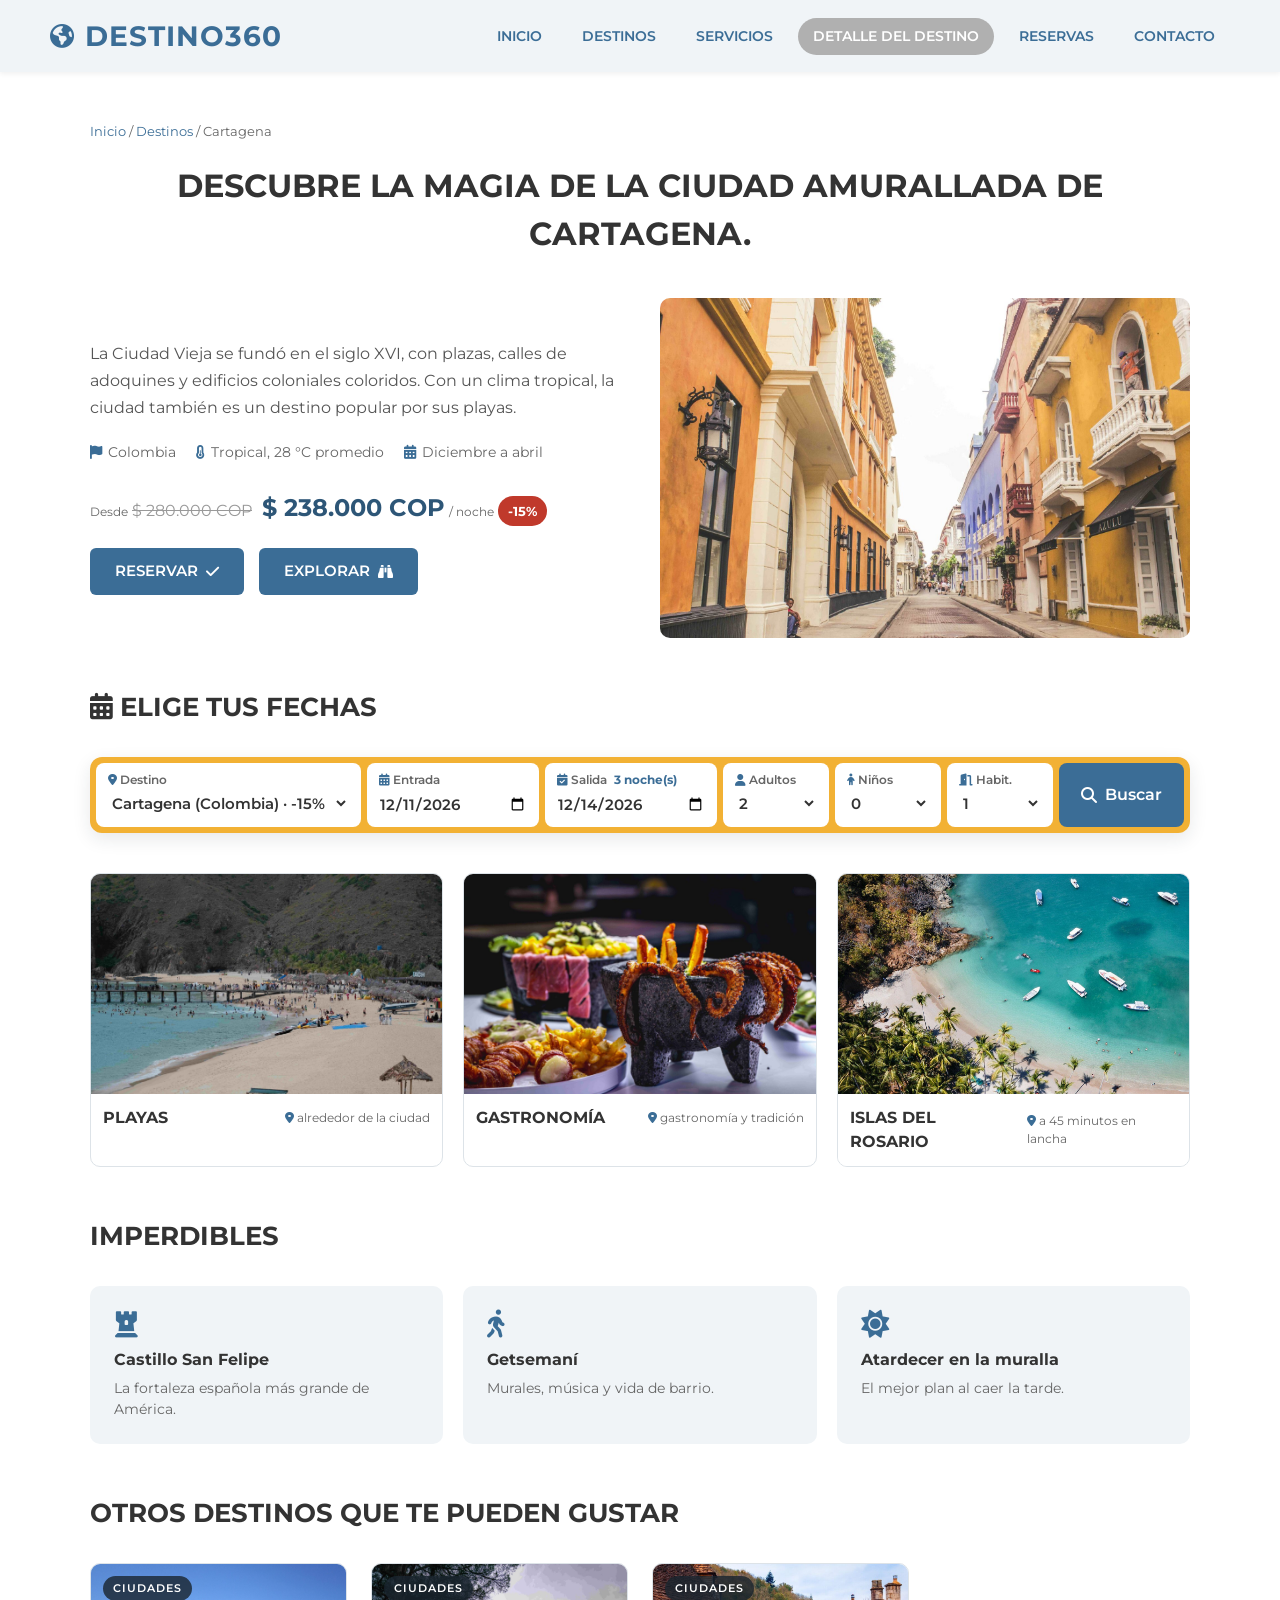
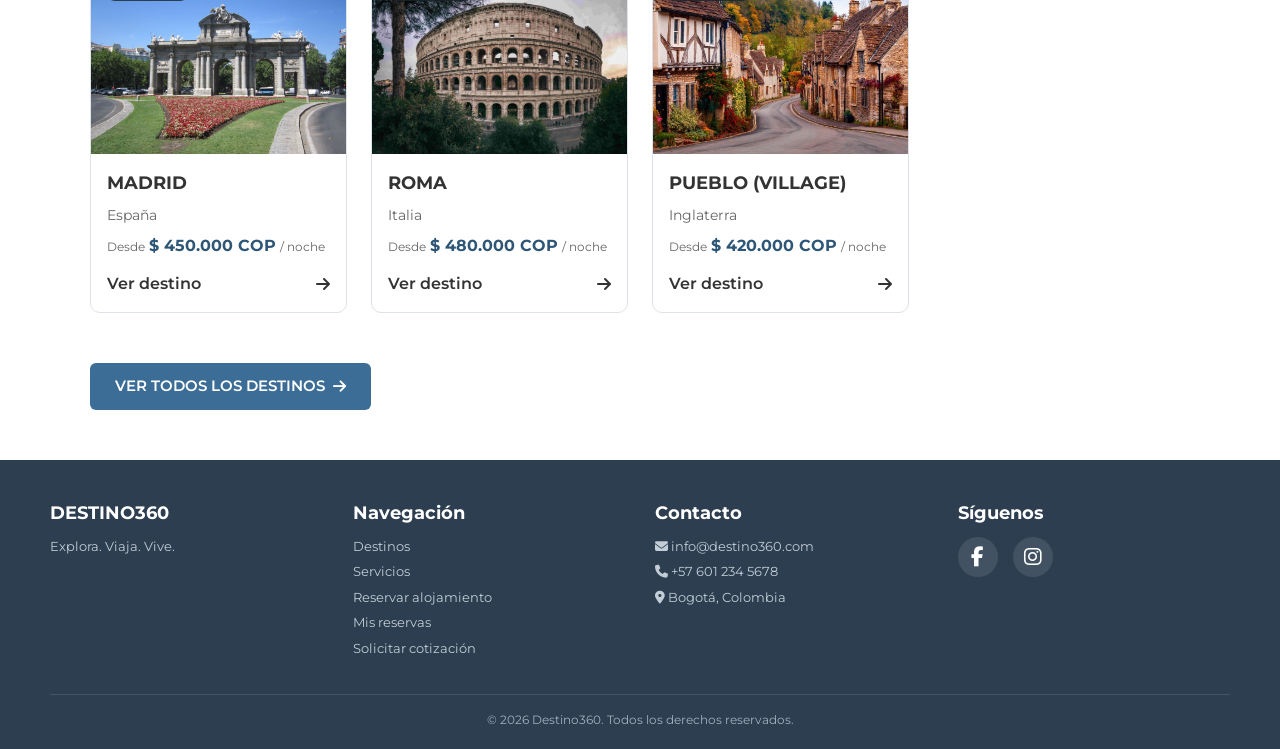
<file: detalle.html>
<!DOCTYPE html>
<html lang="es">
<head>
    <meta charset="UTF-8">
    <meta name="viewport" content="width=device-width, initial-scale=1">
    <meta name="description" content="Conoce el destino, sus imperdibles y reserva tu viaje.">
    <title>Detalle | Destino360</title>
    <link rel="icon" href="assets/img/favicon.svg" type="image/svg+xml">
    <link rel="stylesheet" href="assets/vendor/fontawesome/css/all.min.css">
    <link rel="stylesheet" href="assets/css/styles.css">
</head>
<body>
    <a class="skip-link" href="#contenido">Saltar al contenido</a>

    <header class="site-header">
        <a href="index.html" class="logo" aria-label="Destino360, ir al inicio"><i class="fas fa-earth-americas"></i> DESTINO360</a>
        <button class="nav-toggle" type="button" aria-label="Abrir menú" aria-expanded="false" aria-controls="menu-principal"><i class="fas fa-bars"></i></button>
        <nav class="main-nav" id="menu-principal" aria-label="Menú principal">
            <ul>
                <li><a href="index.html">INICIO</a></li>
                <li><a href="destinos.html">DESTINOS</a></li>
                <li><a href="servicios.html">SERVICIOS</a></li>
                <li><a href="detalle.html" class="active" aria-current="page">DETALLE DEL DESTINO</a></li>
                <li><a href="reservas.html">RESERVAS</a></li>
                <li><a href="contacto.html">CONTACTO</a></li>
            </ul>
        </nav>
    </header>

    <main id="contenido">
        <div class="detalle-wrap" id="detalle-destino">
            <nav class="breadcrumb" aria-label="Ruta de navegación">
                <a href="index.html">Inicio</a> / <a href="destinos.html">Destinos</a> / <span id="d-breadcrumb">Cartagena</span>
            </nav>
            <h1 id="d-titulo">Descubre la magia de la Ciudad Amurallada de Cartagena.</h1>

            <section class="detalle-intro">
                <div class="detalle-text">
                    <p id="d-descripcion">La Ciudad Vieja se fundó en el siglo XVI, con plazas, calles de adoquines y edificios coloniales coloridos. Con un clima tropical, la ciudad también es un destino popular por sus playas.</p>
                    <div class="detalle-meta">
                        <span><i class="fas fa-flag"></i><span id="d-pais">Colombia</span></span>
                        <span><i class="fas fa-temperature-half"></i><span id="d-clima">Tropical, 28 °C promedio</span></span>
                        <span><i class="fas fa-calendar-days"></i><span id="d-temporada">Diciembre a abril</span></span>
                    </div>
                    <p class="detalle-price" id="d-precio" data-precio-id="cartagena"></p>
                    <div class="btn-row">
                        <a href="#reservar" id="d-reservar" class="btn-secondary">RESERVAR <i class="fas fa-check"></i></a>
                        <a href="#imperdibles" class="btn-secondary">EXPLORAR <i class="fas fa-binoculars"></i></a>
                    </div>
                </div>
                <div class="detalle-img">
                    <img id="d-imagen" src="assets/img/destinos/cartagena.jpg" alt="Calle de Cartagena">
                </div>
            </section>

            <section id="reservar" class="detalle-booking" aria-labelledby="titulo-reservar">
                <h2 class="section-title section-title--left" id="titulo-reservar"><i class="fas fa-calendar-days"></i> ELIGE TUS FECHAS</h2>
                <form class="booking-search detalle" action="reservas.html" method="get" data-destino="cartagena">
                <div class="bs-field bs-destino">
                    <label for="bs-destinodetalle"><i class="fas fa-location-dot"></i> Destino</label>
                    <select id="bs-destinodetalle" name="destino" required><option value="">¿A dónde vas?</option></select>
                </div>
                <div class="bs-field">
                    <label for="bs-entradadetalle"><i class="fas fa-calendar-days"></i> Entrada</label>
                    <input id="bs-entradadetalle" type="date" name="entrada" required>
                </div>
                <div class="bs-field">
                    <label for="bs-salidadetalle"><i class="fas fa-calendar-check"></i> Salida <span class="booking-nights"></span></label>
                    <input id="bs-salidadetalle" type="date" name="salida" required>
                </div>
                <div class="bs-field bs-small">
                    <label for="bs-adultosdetalle"><i class="fas fa-user"></i> Adultos</label>
                    <select id="bs-adultosdetalle" name="adultos"><option value="1">1</option><option value="2" selected>2</option><option value="3">3</option><option value="4">4</option><option value="5">5</option><option value="6">6</option><option value="7">7</option><option value="8">8</option><option value="9">9</option><option value="10">10</option></select>
                </div>
                <div class="bs-field bs-small">
                    <label for="bs-ninosdetalle"><i class="fas fa-child"></i> Niños</label>
                    <select id="bs-ninosdetalle" name="ninos"><option value="0" selected>0</option><option value="1">1</option><option value="2">2</option><option value="3">3</option><option value="4">4</option><option value="5">5</option><option value="6">6</option></select>
                </div>
                <div class="bs-field bs-small">
                    <label for="bs-habdetalle"><i class="fas fa-door-open"></i> Habit.</label>
                    <select id="bs-habdetalle" name="habitaciones"><option value="1" selected>1</option><option value="2">2</option><option value="3">3</option><option value="4">4</option><option value="5">5</option></select>
                </div>
                <button type="submit" class="btn-primary bs-submit"><i class="fas fa-magnifying-glass"></i> Buscar</button>
                <p class="booking-error" role="alert" hidden></p>
            </form>
            </section>

            <section id="galeria" aria-label="Galería">
                <div class="galeria" id="d-galeria">
                    <figure><img src="assets/img/detalle/playas.jpg" alt="Playas" loading="lazy"><figcaption><strong>PLAYAS</strong><span><i class="fas fa-map-marker-alt"></i> alrededor de la ciudad</span></figcaption></figure>
                    <figure><img src="assets/img/detalle/gastronomia.jpg" alt="Gastronomía" loading="lazy"><figcaption><strong>GASTRONOMÍA</strong><span><i class="fas fa-map-marker-alt"></i> gastronomía y tradición</span></figcaption></figure>
                    <figure><img src="assets/img/detalle/islas-del-rosario.jpg" alt="Islas del Rosario" loading="lazy"><figcaption><strong>ISLAS DEL ROSARIO</strong><span><i class="fas fa-map-marker-alt"></i> a 45 minutos en lancha</span></figcaption></figure>
                </div>
            </section>

            <section id="imperdibles" aria-labelledby="titulo-imperdibles">
                <h2 class="section-title section-title--left" id="titulo-imperdibles">IMPERDIBLES</h2>
                <div class="imperdibles" id="d-imperdibles">
                    <div class="imperdible"><i class="fas fa-chess-rook"></i><h3>Castillo San Felipe</h3><p>La fortaleza española más grande de América.</p></div>
                    <div class="imperdible"><i class="fas fa-person-walking"></i><h3>Getsemaní</h3><p>Murales, música y vida de barrio.</p></div>
                    <div class="imperdible"><i class="fas fa-sun"></i><h3>Atardecer en la muralla</h3><p>El mejor plan al caer la tarde.</p></div>
                </div>
            </section>

            <section class="otros-destinos" aria-labelledby="titulo-otros">
                <h2 class="section-title section-title--left" id="titulo-otros">OTROS DESTINOS QUE TE PUEDEN GUSTAR</h2>
                <div class="grid-container" id="d-otros"></div>
                <p><a href="destinos.html" class="btn-secondary">VER TODOS LOS DESTINOS <i class="fas fa-arrow-right"></i></a></p>
            </section>
        </div>
    </main>

    <footer class="site-footer">
        <div class="footer-grid">
            <div class="footer-info">
                <h4>DESTINO360</h4>
                <p>Explora. Viaja. Vive.</p>
            </div>
            <div class="footer-info">
                <h4>Navegación</h4>
                <ul>
                    <li><a href="destinos.html">Destinos</a></li>
                    <li><a href="servicios.html">Servicios</a></li>
                    <li><a href="reservas.html">Reservar alojamiento</a></li>
                    <li><a href="reservas.html#mis-reservas">Mis reservas</a></li>
                    <li><a href="contacto.html#formulario">Solicitar cotización</a></li>
                </ul>
            </div>
            <div class="footer-info">
                <h4>Contacto</h4>
                <ul>
                    <li><a href="mailto:info@destino360.com"><i class="fas fa-envelope"></i> info@destino360.com</a></li>
                    <li><a href="tel:+576012345678"><i class="fas fa-phone"></i> +57 601 234 5678</a></li>
                    <li><a href="contacto.html#encuentranos"><i class="fas fa-location-dot"></i> Bogotá, Colombia</a></li>
                </ul>
            </div>
            <div class="footer-info">
                <h4>Síguenos</h4>
                <div class="social-icons">
                    <a href="https://web.facebook.com/profile.php?id=61596557891798" target="_blank" rel="noopener noreferrer" aria-label="Facebook de Destino360 (abre en una pestaña nueva)"><i class="fab fa-facebook-f"></i></a>
                    <a href="https://www.instagram.com/websitep634/" target="_blank" rel="noopener noreferrer" aria-label="Instagram de Destino360 (abre en una pestaña nueva)"><i class="fab fa-instagram"></i></a>
                </div>
            </div>
        </div>
        <p class="footer-bottom">&copy; <span class="year">2026</span> Destino360. Todos los derechos reservados.</p>
    </footer>

    <button class="to-top" type="button" aria-label="Volver arriba"><i class="fas fa-arrow-up"></i></button>
    <script src="assets/js/destinos.js"></script>
    <script src="assets/js/reservas.js"></script>
    <script src="assets/js/main.js"></script>
</body>
</html>
</file>
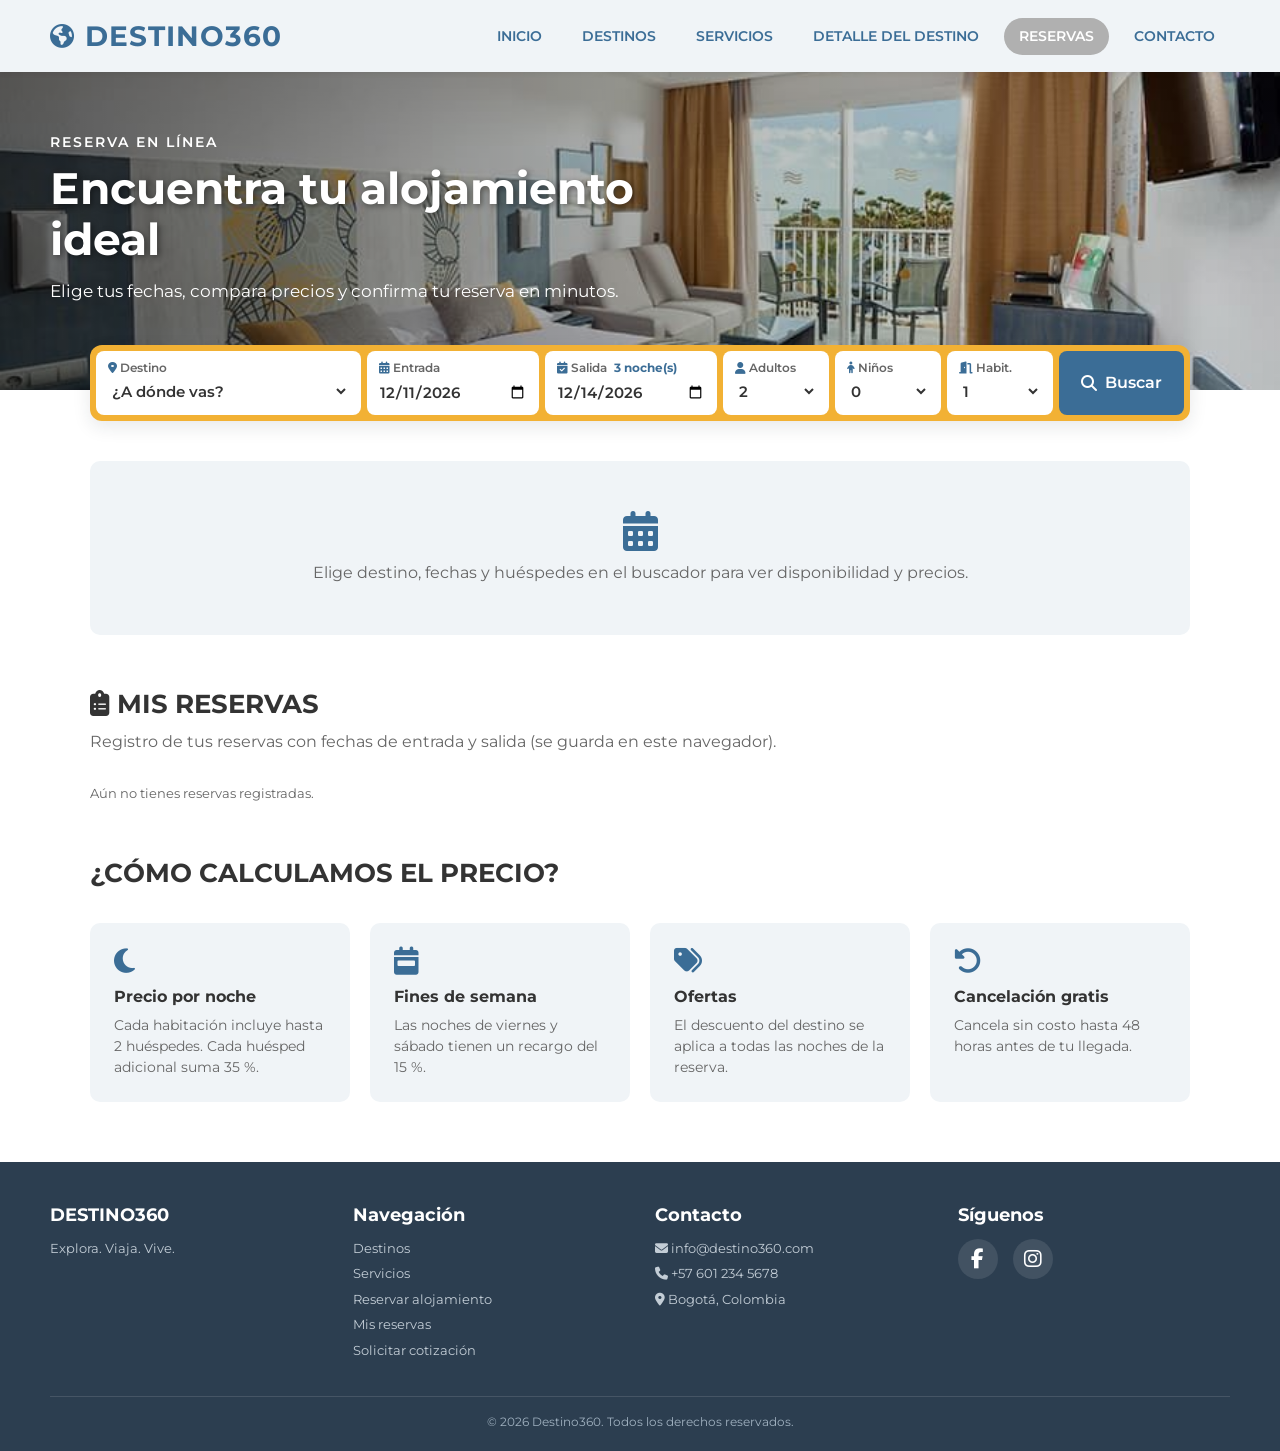
<file: reservas.html>
<!DOCTYPE html>
<html lang="es">
<head>
    <meta charset="UTF-8">
    <meta name="viewport" content="width=device-width, initial-scale=1">
    <meta name="description" content="Reserva alojamiento: elige fechas, compara precios y ofertas, y confirma tu reserva.">
    <title>Reservas | Destino360</title>
    <link rel="icon" href="assets/img/favicon.svg" type="image/svg+xml">
    <link rel="stylesheet" href="assets/vendor/fontawesome/css/all.min.css">
    <link rel="stylesheet" href="assets/css/styles.css">
</head>
<body>
    <a class="skip-link" href="#contenido">Saltar al contenido</a>

    <header class="site-header">
        <a href="index.html" class="logo" aria-label="Destino360, ir al inicio"><i class="fas fa-earth-americas"></i> DESTINO360</a>
        <button class="nav-toggle" type="button" aria-label="Abrir menú" aria-expanded="false" aria-controls="menu-principal"><i class="fas fa-bars"></i></button>
        <nav class="main-nav" id="menu-principal" aria-label="Menú principal">
            <ul>
                <li><a href="index.html">INICIO</a></li>
                <li><a href="destinos.html">DESTINOS</a></li>
                <li><a href="servicios.html">SERVICIOS</a></li>
                <li><a href="detalle.html">DETALLE DEL DESTINO</a></li>
                <li><a href="reservas.html" class="active" aria-current="page">RESERVAS</a></li>
                <li><a href="contacto.html">CONTACTO</a></li>
            </ul>
        </nav>
    </header>

    <main id="contenido">
        <section class="hero hero--short hero-reservas">
            <div class="hero-content">
                <p class="eyebrow">RESERVA EN LÍNEA</p>
                <h1>Encuentra tu alojamiento ideal</h1>
                <p>Elige tus fechas, compara precios y confirma tu reserva en minutos.</p>
            </div>
        </section>

        <div class="booking-wrap">
            <form class="booking-search reservas" action="reservas.html" method="get">
                <div class="bs-field bs-destino">
                    <label for="bs-destinoreservas"><i class="fas fa-location-dot"></i> Destino</label>
                    <select id="bs-destinoreservas" name="destino" required><option value="">¿A dónde vas?</option></select>
                </div>
                <div class="bs-field">
                    <label for="bs-entradareservas"><i class="fas fa-calendar-days"></i> Entrada</label>
                    <input id="bs-entradareservas" type="date" name="entrada" required>
                </div>
                <div class="bs-field">
                    <label for="bs-salidareservas"><i class="fas fa-calendar-check"></i> Salida <span class="booking-nights"></span></label>
                    <input id="bs-salidareservas" type="date" name="salida" required>
                </div>
                <div class="bs-field bs-small">
                    <label for="bs-adultosreservas"><i class="fas fa-user"></i> Adultos</label>
                    <select id="bs-adultosreservas" name="adultos"><option value="1">1</option><option value="2" selected>2</option><option value="3">3</option><option value="4">4</option><option value="5">5</option><option value="6">6</option><option value="7">7</option><option value="8">8</option><option value="9">9</option><option value="10">10</option></select>
                </div>
                <div class="bs-field bs-small">
                    <label for="bs-ninosreservas"><i class="fas fa-child"></i> Niños</label>
                    <select id="bs-ninosreservas" name="ninos"><option value="0" selected>0</option><option value="1">1</option><option value="2">2</option><option value="3">3</option><option value="4">4</option><option value="5">5</option><option value="6">6</option></select>
                </div>
                <div class="bs-field bs-small">
                    <label for="bs-habreservas"><i class="fas fa-door-open"></i> Habit.</label>
                    <select id="bs-habreservas" name="habitaciones"><option value="1" selected>1</option><option value="2">2</option><option value="3">3</option><option value="4">4</option><option value="5">5</option></select>
                </div>
                <button type="submit" class="btn-primary bs-submit"><i class="fas fa-magnifying-glass"></i> Buscar</button>
                <p class="booking-error" role="alert" hidden></p>
            </form>
        </div>

        <div class="reservas-layout">
            <section id="resultados" aria-live="polite" aria-label="Resultados de disponibilidad"></section>

            <section id="paso-confirmar" class="paso-confirmar" hidden aria-labelledby="titulo-paso2">
                <h2 id="titulo-paso2">Completa tu reserva</h2>
                <div class="paso-grid">
                    <div>
                        <h3 class="sub">1. Agrega servicios adicionales</h3>
                        <div id="lista-extras" class="lista-extras"></div>
                        <h3 class="sub">2. Datos del titular</h3>
                        <form id="form-huesped" novalidate>
                            <div class="form-grid">
                                <div class="form-field"><label for="h-nombre">Nombre completo *</label><input id="h-nombre" autocomplete="name"><span class="error-msg"></span></div>
                                <div class="form-field"><label for="h-documento">Documento de identidad *</label><input id="h-documento"><span class="error-msg"></span></div>
                                <div class="form-field"><label for="h-correo">Correo electrónico *</label><input id="h-correo" type="email" autocomplete="email"><span class="error-msg"></span></div>
                                <div class="form-field"><label for="h-telefono">Teléfono *</label><input id="h-telefono" type="tel" autocomplete="tel"><span class="error-msg"></span></div>
                                <div class="form-field form-field--full"><label for="h-peticiones">Peticiones especiales</label><textarea id="h-peticiones" placeholder="Ej.: cama doble, llegada tarde..."></textarea><span class="error-msg"></span></div>
                            </div>
                            <label class="check-terms"><input type="checkbox" id="h-terminos"> Acepto las condiciones: cancelación gratis hasta 48 horas antes de la llegada.</label>
                            <span class="error-msg" id="h-terminos-error"></span>
                            <div class="form-actions">
                                <button type="submit" class="btn-secondary">CONFIRMAR RESERVA <i class="fas fa-lock"></i></button>
                                <button type="button" class="link-btn" id="volver-resultados">Volver a los resultados</button>
                            </div>
                        </form>
                    </div>
                    <aside class="resumen" id="resumen" aria-label="Resumen de precios"></aside>
                </div>
            </section>

            <section id="confirmacion" class="confirmacion" hidden role="status"></section>

            <section id="mis-reservas" aria-labelledby="titulo-mis-reservas">
                <h2 class="section-title section-title--left" id="titulo-mis-reservas"><i class="fas fa-clipboard-list"></i> MIS RESERVAS<small>Registro de tus reservas con fechas de entrada y salida (se guarda en este navegador).</small></h2>
                <div id="lista-reservas"></div>
            </section>

            <section class="info-precios" aria-labelledby="titulo-info">
                <h2 class="section-title section-title--left" id="titulo-info">¿CÓMO CALCULAMOS EL PRECIO?</h2>
                <div class="imperdibles">
                    <div class="imperdible"><i class="fas fa-moon"></i><h3>Precio por noche</h3><p>Cada habitación incluye hasta 2 huéspedes. Cada huésped adicional suma 35 %.</p></div>
                    <div class="imperdible"><i class="fas fa-calendar-week"></i><h3>Fines de semana</h3><p>Las noches de viernes y sábado tienen un recargo del 15 %.</p></div>
                    <div class="imperdible"><i class="fas fa-tags"></i><h3>Ofertas</h3><p>El descuento del destino se aplica a todas las noches de la reserva.</p></div>
                    <div class="imperdible"><i class="fas fa-rotate-left"></i><h3>Cancelación gratis</h3><p>Cancela sin costo hasta 48 horas antes de tu llegada.</p></div>
                </div>
            </section>
        </div>
    </main>

    <footer class="site-footer">
        <div class="footer-grid">
            <div class="footer-info">
                <h4>DESTINO360</h4>
                <p>Explora. Viaja. Vive.</p>
            </div>
            <div class="footer-info">
                <h4>Navegación</h4>
                <ul>
                    <li><a href="destinos.html">Destinos</a></li>
                    <li><a href="servicios.html">Servicios</a></li>
                    <li><a href="reservas.html">Reservar alojamiento</a></li>
                    <li><a href="reservas.html#mis-reservas">Mis reservas</a></li>
                    <li><a href="contacto.html#formulario">Solicitar cotización</a></li>
                </ul>
            </div>
            <div class="footer-info">
                <h4>Contacto</h4>
                <ul>
                    <li><a href="mailto:info@destino360.com"><i class="fas fa-envelope"></i> info@destino360.com</a></li>
                    <li><a href="tel:+576012345678"><i class="fas fa-phone"></i> +57 601 234 5678</a></li>
                    <li><a href="contacto.html#encuentranos"><i class="fas fa-location-dot"></i> Bogotá, Colombia</a></li>
                </ul>
            </div>
            <div class="footer-info">
                <h4>Síguenos</h4>
                <div class="social-icons">
                    <a href="https://web.facebook.com/profile.php?id=61596557891798" target="_blank" rel="noopener noreferrer" aria-label="Facebook de Destino360 (abre en una pestaña nueva)"><i class="fab fa-facebook-f"></i></a>
                    <a href="https://www.instagram.com/websitep634/" target="_blank" rel="noopener noreferrer" aria-label="Instagram de Destino360 (abre en una pestaña nueva)"><i class="fab fa-instagram"></i></a>
                </div>
            </div>
        </div>
        <p class="footer-bottom">&copy; <span class="year">2026</span> Destino360. Todos los derechos reservados.</p>
    </footer>

    <button class="to-top" type="button" aria-label="Volver arriba"><i class="fas fa-arrow-up"></i></button>
    <script src="assets/js/destinos.js"></script>
    <script src="assets/js/reservas.js"></script>
    <script src="assets/js/main.js"></script>
</body>
</html>
</file>
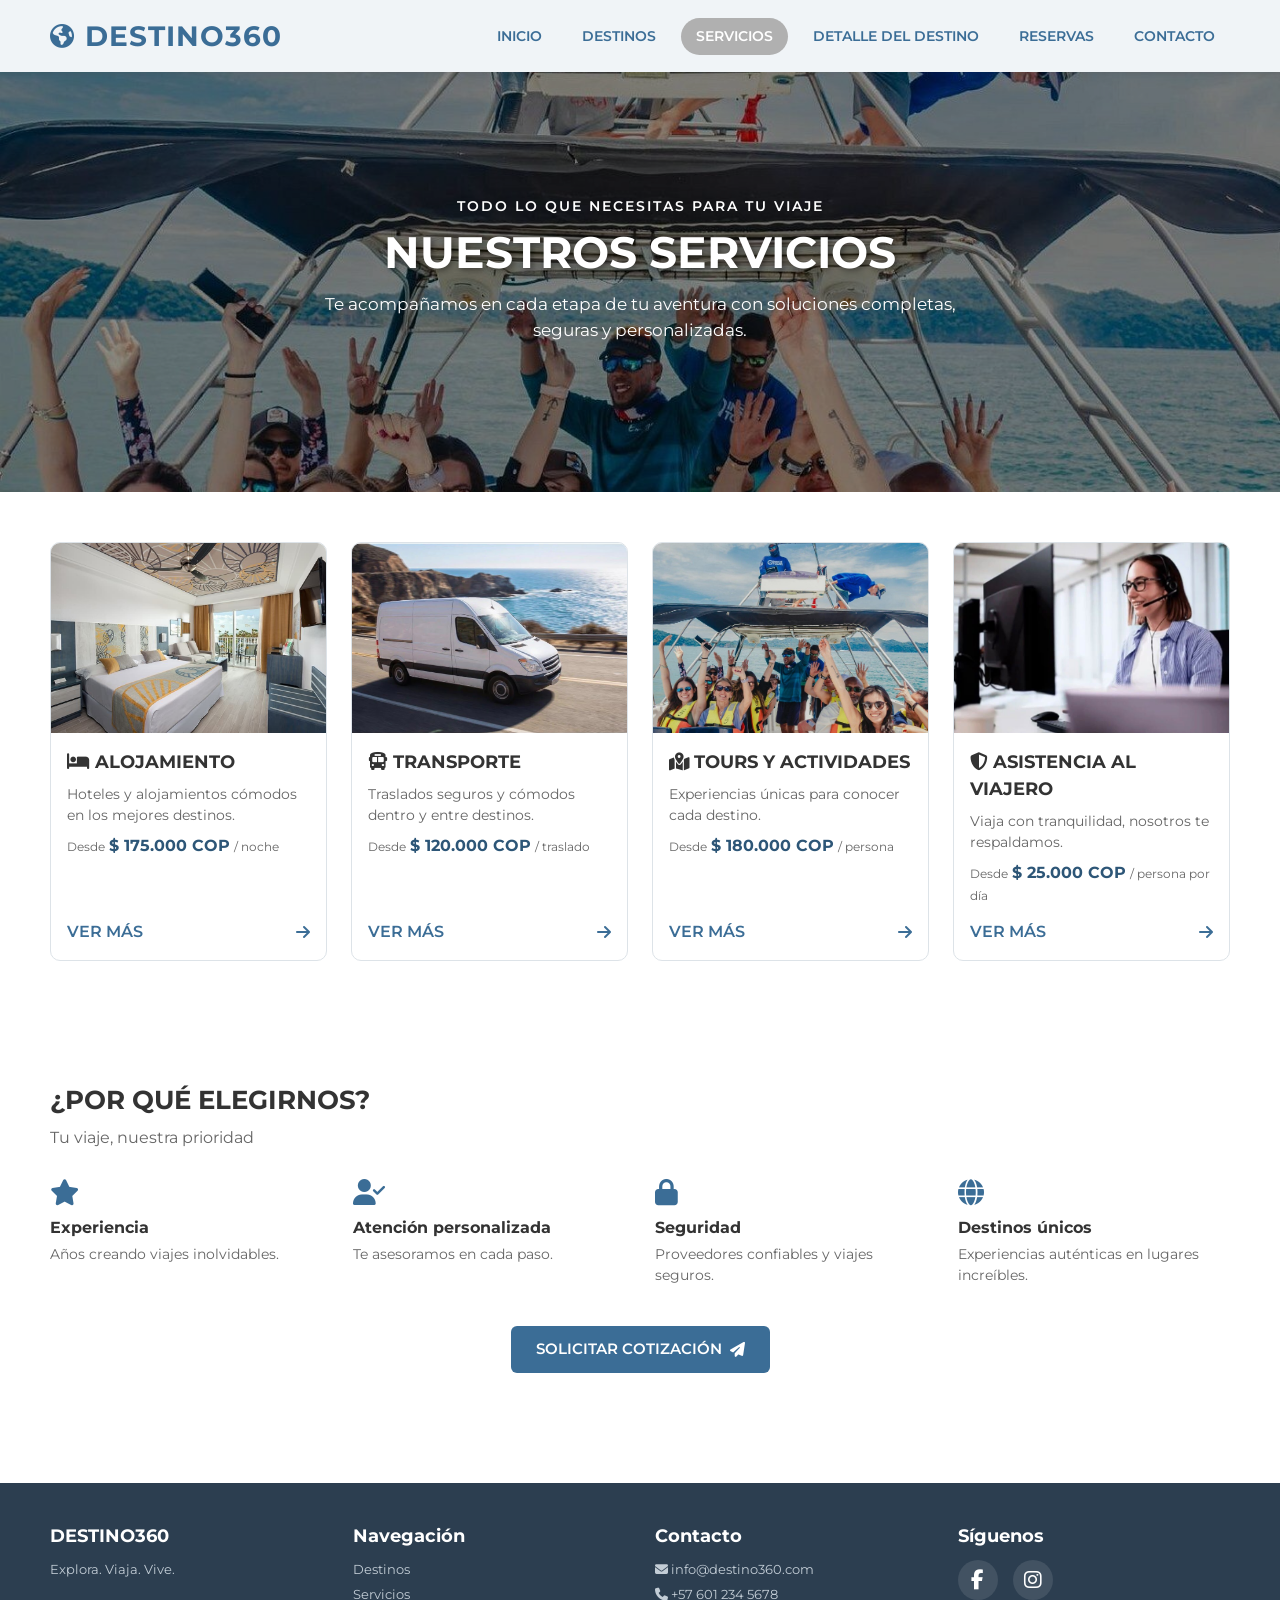
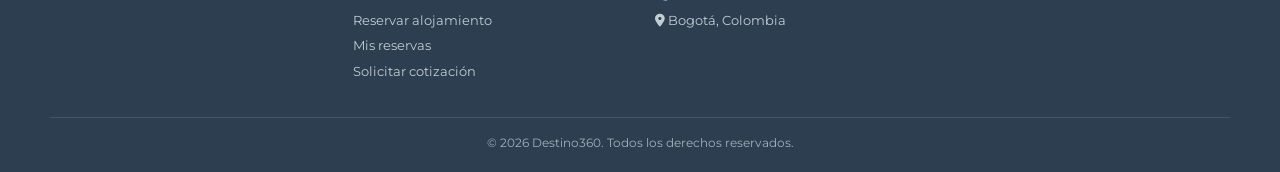
<file: servicios.html>
<!DOCTYPE html>
<html lang="es">
<head>
    <meta charset="UTF-8">
    <meta name="viewport" content="width=device-width, initial-scale=1">
    <meta name="description" content="Alojamiento, transporte, tours y asistencia al viajero con Destino360.">
    <title>Servicios | Destino360</title>
    <link rel="icon" href="assets/img/favicon.svg" type="image/svg+xml">
    <link rel="stylesheet" href="assets/vendor/fontawesome/css/all.min.css">
    <link rel="stylesheet" href="assets/css/styles.css">
</head>
<body>
    <a class="skip-link" href="#contenido">Saltar al contenido</a>

    <header class="site-header">
        <a href="index.html" class="logo" aria-label="Destino360, ir al inicio"><i class="fas fa-earth-americas"></i> DESTINO360</a>
        <button class="nav-toggle" type="button" aria-label="Abrir menú" aria-expanded="false" aria-controls="menu-principal"><i class="fas fa-bars"></i></button>
        <nav class="main-nav" id="menu-principal" aria-label="Menú principal">
            <ul>
                <li><a href="index.html">INICIO</a></li>
                <li><a href="destinos.html">DESTINOS</a></li>
                <li><a href="servicios.html" class="active" aria-current="page">SERVICIOS</a></li>
                <li><a href="detalle.html">DETALLE DEL DESTINO</a></li>
                <li><a href="reservas.html">RESERVAS</a></li>
                <li><a href="contacto.html">CONTACTO</a></li>
            </ul>
        </nav>
    </header>

    <main id="contenido">
        <section class="hero hero--center hero-servicios">
            <div class="hero-content">
                <p class="eyebrow">TODO LO QUE NECESITAS PARA TU VIAJE</p>
                <h1>NUESTROS SERVICIOS</h1>
                <p>Te acompañamos en cada etapa de tu aventura con soluciones completas, seguras y personalizadas.</p>
            </div>
        </section>

        <section aria-label="Servicios">
            <div class="grid-container" style="margin-top: 50px;">
                <article class="card-destino" id="alojamiento">
                    <div class="card-img"><img src="assets/img/servicios/alojamiento.jpg" alt="Alojamiento" loading="lazy"></div>
                    <div class="card-info">
                        <h3><i class="fas fa-bed"></i> Alojamiento</h3>
                        <p>Hoteles y alojamientos cómodos en los mejores destinos.</p>
                        <p class="card-price"><span class="price-from">Desde</span> <strong>$ 175.000 COP</strong> <span class="price-unit">/ noche</span></p>
                        <div class="service-details" id="detalle-alojamiento">
                            <ul>
                                <li>Hoteles de 3 a 5 estrellas</li>
                                <li>Hostales y apartamentos turísticos</li>
                                <li>Resorts todo incluido</li>
                                <li>Cancelación flexible</li>
                            </ul>
                            <a class="card-link card-link--blue" href="reservas.html">Reservar alojamiento <i class="fas fa-arrow-right"></i></a>
                        </div>
                        <button type="button" class="toggle-details" aria-expanded="false" aria-controls="detalle-alojamiento"><span class="label">VER MÁS</span> <i class="fas fa-arrow-right"></i></button>
                    </div>
                </article>
                <article class="card-destino" id="transporte">
                    <div class="card-img"><img src="assets/img/servicios/transporte.jpg" alt="Transporte" loading="lazy"></div>
                    <div class="card-info">
                        <h3><i class="fas fa-bus"></i> Transporte</h3>
                        <p>Traslados seguros y cómodos dentro y entre destinos.</p>
                        <p class="card-price"><span class="price-from">Desde</span> <strong>$ 120.000 COP</strong> <span class="price-unit">/ traslado</span></p>
                        <div class="service-details" id="detalle-transporte">
                            <ul>
                                <li>Traslados aeropuerto - hotel</li>
                                <li>Tiquetes aéreos nacionales e internacionales</li>
                                <li>Alquiler de vehículos</li>
                                <li>Conductores certificados</li>
                            </ul>
                            <a class="card-link card-link--blue" href="contacto.html?servicio=transporte#formulario">Cotizar este servicio <i class="fas fa-arrow-right"></i></a>
                        </div>
                        <button type="button" class="toggle-details" aria-expanded="false" aria-controls="detalle-transporte"><span class="label">VER MÁS</span> <i class="fas fa-arrow-right"></i></button>
                    </div>
                </article>
                <article class="card-destino" id="tours">
                    <div class="card-img"><img src="assets/img/servicios/tours-y-actividades.jpg" alt="Tours y actividades" loading="lazy"></div>
                    <div class="card-info">
                        <h3><i class="fas fa-map-marked-alt"></i> Tours y actividades</h3>
                        <p>Experiencias únicas para conocer cada destino.</p>
                        <p class="card-price"><span class="price-from">Desde</span> <strong>$ 180.000 COP</strong> <span class="price-unit">/ persona</span></p>
                        <div class="service-details" id="detalle-tours">
                            <ul>
                                <li>City tours con guía local</li>
                                <li>Excursiones en lancha y snorkel</li>
                                <li>Rutas gastronómicas</li>
                                <li>Planes de aventura y naturaleza</li>
                            </ul>
                            <a class="card-link card-link--blue" href="contacto.html?servicio=tours#formulario">Cotizar este servicio <i class="fas fa-arrow-right"></i></a>
                        </div>
                        <button type="button" class="toggle-details" aria-expanded="false" aria-controls="detalle-tours"><span class="label">VER MÁS</span> <i class="fas fa-arrow-right"></i></button>
                    </div>
                </article>
                <article class="card-destino" id="asistencia">
                    <div class="card-img"><img src="assets/img/servicios/asistencia-al-viajero.jpg" alt="Asistencia al viajero" loading="lazy"></div>
                    <div class="card-info">
                        <h3><i class="fas fa-shield-alt"></i> Asistencia al viajero</h3>
                        <p>Viaja con tranquilidad, nosotros te respaldamos.</p>
                        <p class="card-price"><span class="price-from">Desde</span> <strong>$ 25.000 COP</strong> <span class="price-unit">/ persona por día</span></p>
                        <div class="service-details" id="detalle-asistencia">
                            <ul>
                                <li>Atención 24/7 en español</li>
                                <li>Seguro médico de viaje</li>
                                <li>Apoyo con equipaje perdido</li>
                                <li>Asesoría en documentos y visas</li>
                            </ul>
                            <a class="card-link card-link--blue" href="contacto.html?servicio=asistencia#formulario">Cotizar este servicio <i class="fas fa-arrow-right"></i></a>
                        </div>
                        <button type="button" class="toggle-details" aria-expanded="false" aria-controls="detalle-asistencia"><span class="label">VER MÁS</span> <i class="fas fa-arrow-right"></i></button>
                    </div>
                </article>
            </div>
        </section>

        <section class="why-us" aria-labelledby="titulo-por-que">
            <h2 class="section-title section-title--left container" style="padding:0;" id="titulo-por-que">¿POR QUÉ ELEGIRNOS?<small>Tu viaje, nuestra prioridad</small></h2>
            <div class="why-grid">
                <div><i class="fas fa-star"></i><h4>Experiencia</h4><p>Años creando viajes inolvidables.</p></div>
                <div><i class="fas fa-user-check"></i><h4>Atención personalizada</h4><p>Te asesoramos en cada paso.</p></div>
                <div><i class="fas fa-lock"></i><h4>Seguridad</h4><p>Proveedores confiables y viajes seguros.</p></div>
                <div><i class="fas fa-globe"></i><h4>Destinos únicos</h4><p>Experiencias auténticas en lugares increíbles.</p></div>
            </div>
            <p class="center-cta" style="margin-top:40px;"><a href="contacto.html#formulario" class="btn-secondary">SOLICITAR COTIZACIÓN <i class="fas fa-paper-plane"></i></a></p>
        </section>
    </main>

    <footer class="site-footer">
        <div class="footer-grid">
            <div class="footer-info">
                <h4>DESTINO360</h4>
                <p>Explora. Viaja. Vive.</p>
            </div>
            <div class="footer-info">
                <h4>Navegación</h4>
                <ul>
                    <li><a href="destinos.html">Destinos</a></li>
                    <li><a href="servicios.html">Servicios</a></li>
                    <li><a href="reservas.html">Reservar alojamiento</a></li>
                    <li><a href="reservas.html#mis-reservas">Mis reservas</a></li>
                    <li><a href="contacto.html#formulario">Solicitar cotización</a></li>
                </ul>
            </div>
            <div class="footer-info">
                <h4>Contacto</h4>
                <ul>
                    <li><a href="mailto:info@destino360.com"><i class="fas fa-envelope"></i> info@destino360.com</a></li>
                    <li><a href="tel:+576012345678"><i class="fas fa-phone"></i> +57 601 234 5678</a></li>
                    <li><a href="contacto.html#encuentranos"><i class="fas fa-location-dot"></i> Bogotá, Colombia</a></li>
                </ul>
            </div>
            <div class="footer-info">
                <h4>Síguenos</h4>
                <div class="social-icons">
                    <a href="https://web.facebook.com/profile.php?id=61596557891798" target="_blank" rel="noopener noreferrer" aria-label="Facebook de Destino360 (abre en una pestaña nueva)"><i class="fab fa-facebook-f"></i></a>
                    <a href="https://www.instagram.com/websitep634/" target="_blank" rel="noopener noreferrer" aria-label="Instagram de Destino360 (abre en una pestaña nueva)"><i class="fab fa-instagram"></i></a>
                </div>
            </div>
        </div>
        <p class="footer-bottom">&copy; <span class="year">2026</span> Destino360. Todos los derechos reservados.</p>
    </footer>

    <button class="to-top" type="button" aria-label="Volver arriba"><i class="fas fa-arrow-up"></i></button>
    <script src="assets/js/destinos.js"></script>
    <script src="assets/js/reservas.js"></script>
    <script src="assets/js/main.js"></script>
</body>
</html>
</file>
<file: assets/css/styles.css>
/* =========================================================
   DESTINO360 - Hoja de estilos principal
   Fuentes e iconos locales: el sitio funciona sin conexión.
   ========================================================= */

/* --- Fuente Montserrat (local) --- */
@font-face { font-family: 'Montserrat'; font-style: normal; font-weight: 300; font-display: swap; src: url('../fonts/montserrat-latin-300-normal.woff2') format('woff2'); }
@font-face { font-family: 'Montserrat'; font-style: normal; font-weight: 400; font-display: swap; src: url('../fonts/montserrat-latin-400-normal.woff2') format('woff2'); }
@font-face { font-family: 'Montserrat'; font-style: normal; font-weight: 600; font-display: swap; src: url('../fonts/montserrat-latin-600-normal.woff2') format('woff2'); }
@font-face { font-family: 'Montserrat'; font-style: normal; font-weight: 700; font-display: swap; src: url('../fonts/montserrat-latin-700-normal.woff2') format('woff2'); }

:root {
    --primary-blue: #3b6d96;
    --primary-blue-dark: #2d5677;
    --dark-blue: #2c3e50;
    --ink: #1a252f;
    --light-bg: #f0f4f7;
    --white: #ffffff;
    --text-dark: #333333;
    --text-muted: #666666;
    --border: #dde3e8;
    --radius: 10px;
    --shadow: 0 6px 18px rgba(26, 37, 47, 0.10);
    --header-h: 72px;
}

* { margin: 0; padding: 0; box-sizing: border-box; }

html { scroll-behavior: smooth; scroll-padding-top: calc(var(--header-h) + 16px); }

body {
    font-family: 'Montserrat', Arial, sans-serif;
    color: var(--text-dark);
    background-color: var(--white);
    line-height: 1.5;
    display: flex;
    flex-direction: column;
    min-height: 100vh;
}

main { flex: 1; }

img { max-width: 100%; display: block; }

a { color: var(--primary-blue); }

:focus-visible { outline: 3px solid #f2b134; outline-offset: 2px; }

.skip-link {
    position: absolute; left: -999px; top: 8px;
    background: var(--ink); color: var(--white);
    padding: 10px 16px; border-radius: 6px; z-index: 1000;
}
.skip-link:focus { left: 8px; }

.container { max-width: 1200px; margin: 0 auto; padding: 0 50px; }

/* --- HEADER Y NAVEGACIÓN --- */
header.site-header {
    background-color: var(--light-bg);
    padding: 0 50px;
    min-height: var(--header-h);
    display: flex;
    justify-content: space-between;
    align-items: center;
    box-shadow: 0 2px 5px rgba(0,0,0,0.06);
    position: sticky;
    top: 0;
    z-index: 100;
}

.logo {
    font-size: 28px;
    font-weight: 700;
    color: var(--primary-blue);
    letter-spacing: 1px;
    text-decoration: none;
    display: flex;
    align-items: center;
    gap: 10px;
}
.logo i { font-size: 24px; }

.nav-toggle {
    display: none;
    background: none;
    border: 2px solid var(--primary-blue);
    color: var(--primary-blue);
    border-radius: 8px;
    font-size: 20px;
    width: 44px; height: 44px;
    cursor: pointer;
}

nav.main-nav ul {
    list-style: none;
    display: flex;
    gap: 10px;
    align-items: center;
}

nav.main-nav a {
    text-decoration: none;
    color: var(--primary-blue);
    font-weight: 600;
    font-size: 14px;
    text-transform: uppercase;
    padding: 8px 15px;
    border-radius: 20px;
    transition: background-color 0.3s, color 0.3s;
    display: inline-block;
}

nav.main-nav a:hover { background-color: #d5dde4; }
nav.main-nav a.active { background-color: #b0b0b0; color: var(--white); }

/* --- HERO --- */
.hero {
    position: relative;
    min-height: 420px;
    background-size: cover;
    background-position: center;
    display: flex;
    align-items: center;
    padding: 60px 50px;
    color: var(--white);
}
.hero::before {
    content: "";
    position: absolute; inset: 0;
    background: linear-gradient(90deg, rgba(0,0,0,0.55) 0%, rgba(0,0,0,0.25) 60%, rgba(0,0,0,0.1) 100%);
    z-index: 1;
}
.hero--center { justify-content: center; text-align: center; }
.hero--center::before { background: rgba(0,0,0,0.4); }
.hero--short { min-height: 300px; }
.hero-content { position: relative; z-index: 2; max-width: 640px; }
.hero .eyebrow { font-size: 14px; letter-spacing: 2px; margin-bottom: 10px; font-weight: 600; }
.hero h1 { font-size: 44px; line-height: 1.15; margin-bottom: 15px; text-shadow: 2px 2px 6px rgba(0,0,0,0.45); }
.hero p { font-size: 17px; margin-bottom: 25px; }

.hero-home    { background-image: url('../img/portadas/hero-destino.jpg'); }
.hero-servicios { background-image: url('../img/servicios/tours-y-actividades.jpg'); }
.hero-contacto  { background-image: url('../img/portadas/avion.jpg'); }

/* --- BOTONES --- */
.btn-primary, .btn-secondary {
    background-color: var(--ink);
    color: var(--white);
    padding: 12px 25px;
    text-decoration: none;
    border-radius: 6px;
    font-weight: 600;
    font-size: 15px;
    display: inline-flex;
    align-items: center;
    gap: 8px;
    transition: background-color 0.3s, transform 0.2s;
    border: none;
    cursor: pointer;
    font-family: inherit;
}
.btn-primary:hover { background-color: #333; transform: translateY(-2px); }
.btn-secondary { background-color: var(--primary-blue); }
.btn-secondary:hover { background-color: var(--primary-blue-dark); transform: translateY(-2px); }
.btn-row { display: flex; gap: 15px; flex-wrap: wrap; }

/* --- TÍTULOS --- */
.section-title { text-align: center; margin: 50px 0 30px; font-size: 26px; font-weight: 700; text-transform: uppercase; }
.section-title small { display: block; font-size: 16px; font-weight: 400; text-transform: none; color: var(--text-muted); margin-top: 6px; }
.section-title--left { text-align: left; }

/* --- TARJETAS DE DESTINOS --- */
.grid-container {
    display: grid;
    grid-template-columns: repeat(auto-fill, minmax(250px, 1fr));
    gap: 24px;
    padding: 0 50px;
    margin-bottom: 50px;
}

.card-destino {
    background: var(--white);
    border: 1px solid var(--border);
    border-radius: var(--radius);
    overflow: hidden;
    transition: transform 0.3s, box-shadow 0.3s;
    display: flex;
    flex-direction: column;
}
.card-destino:hover { transform: translateY(-5px); box-shadow: var(--shadow); }
.card-destino[hidden] { display: none; }
.card-destino .card-img { position: relative; overflow: hidden; }
.card-destino img { width: 100%; height: 190px; object-fit: cover; background-color: #e6ebef; transition: transform 0.5s; }
.card-destino:hover img { transform: scale(1.05); }
.card-tag {
    position: absolute; top: 12px; left: 12px;
    background: rgba(26,37,47,0.8); color: var(--white);
    font-size: 11px; font-weight: 600; letter-spacing: 1px; text-transform: uppercase;
    padding: 4px 10px; border-radius: 20px;
}
.card-destino .card-info { padding: 16px; display: flex; flex-direction: column; gap: 8px; flex: 1; }
.card-info h3 { font-size: 18px; text-transform: uppercase; }
.card-info p { font-size: 14px; color: var(--text-muted); }
.card-link {
    text-decoration: none; color: var(--text-dark); font-weight: 600;
    display: flex; justify-content: space-between; align-items: center;
    margin-top: auto; padding-top: 6px;
}
.card-link:hover { color: var(--primary-blue); }
.card-link--blue { color: var(--primary-blue); }

.center-cta { text-align: center; margin: -20px 0 50px; }

/* --- SERVICIOS (inicio) --- */
.services-section { background-color: var(--light-bg); padding: 50px; }
.services-section .section-title { margin-top: 0; }
.grid-servicios { display: grid; grid-template-columns: repeat(auto-fit, minmax(220px, 1fr)); gap: 30px; text-align: center; max-width: 1200px; margin: 0 auto; }
.service-card {
    background: var(--white); padding: 30px; border: 1px solid #e6ebef; border-radius: var(--radius);
    text-decoration: none; color: var(--text-dark); transition: transform 0.3s, box-shadow 0.3s; display: block;
}
.service-card:hover { transform: translateY(-5px); box-shadow: var(--shadow); }
.service-card > i { font-size: 40px; color: var(--primary-blue); margin-bottom: 15px; display: block; }
.service-card h3 { margin-bottom: 6px; }
.service-card p { color: var(--text-muted); font-size: 14px; }
.service-card .more { display: inline-block; margin-top: 12px; color: var(--primary-blue); font-weight: 600; font-size: 13px; }

/* --- SERVICIOS (página) --- */
.service-details { display: none; font-size: 14px; color: var(--text-muted); }
.service-details.open { display: block; }
.service-details ul { margin: 8px 0 12px 18px; }
.service-details li { margin-bottom: 4px; }
.toggle-details {
    background: none; border: none; padding: 0; font: inherit; cursor: pointer;
    color: var(--primary-blue); font-weight: 600; display: flex; justify-content: space-between; align-items: center; width: 100%;
    margin-top: auto; padding-top: 6px;
}
.toggle-details i { transition: transform 0.3s; }
.toggle-details[aria-expanded="true"] i { transform: rotate(90deg); }

.why-us { background: var(--white); padding: 20px 50px 60px; }
.why-grid { display: grid; grid-template-columns: repeat(auto-fit, minmax(200px, 1fr)); gap: 30px; max-width: 1200px; margin: 0 auto; }
.why-grid i { color: var(--primary-blue); font-size: 26px; margin-bottom: 10px; }
.why-grid h4 { margin-bottom: 4px; }
.why-grid p { font-size: 14px; color: var(--text-muted); }

/* --- PÁGINA DESTINOS --- */
.layout-destinos { display: flex; min-height: 80vh; }
.sidebar { width: 260px; flex-shrink: 0; background-color: var(--light-bg); padding: 40px 20px; border-right: 1px solid var(--border); }
.search-bar { display: flex; background: white; border-radius: 20px; padding: 5px 15px; margin-bottom: 30px; border: 1px solid #ccc; }
.search-bar input { border: none; outline: none; width: 100%; padding: 6px; font-family: inherit; font-size: 14px; background: transparent; }
.search-bar button { border: none; background: none; cursor: pointer; color: var(--primary-blue); font-size: 16px; }
.sidebar h2 { font-size: 13px; letter-spacing: 1px; color: var(--text-muted); margin-bottom: 15px; }
.filter-list { list-style: none; }
.filter-btn {
    width: 100%; text-align: left; background: none; border: none; font: inherit;
    padding: 10px 12px; margin-bottom: 6px; border-radius: 8px;
    font-size: 16px; color: var(--primary-blue); cursor: pointer; transition: background-color 0.2s;
    display: flex; justify-content: space-between; align-items: center;
}
.filter-btn:hover { background: #e1e8ee; }
.filter-btn.active-filter { font-weight: 700; color: var(--white); background: var(--primary-blue); }
.filter-reset { margin-top: 10px; font-size: 14px; background: none; border: none; color: var(--text-muted); cursor: pointer; text-decoration: underline; font-family: inherit; }
.main-content { flex: 1; padding: 40px; }
.main-content .section-title { margin: 0 0 6px; }
.results-count { color: var(--text-muted); font-size: 14px; margin-bottom: 20px; }
.main-content .grid-container { grid-template-columns: repeat(3, 1fr); padding: 0; margin-bottom: 0; }
.no-results { display: none; padding: 40px; text-align: center; color: var(--text-muted); background: var(--light-bg); border-radius: var(--radius); }
.no-results.show { display: block; }

/* --- PÁGINA DETALLE --- */
.detalle-wrap { padding: 50px; max-width: 1200px; margin: 0 auto; }
.breadcrumb { font-size: 13px; color: var(--text-muted); margin-bottom: 20px; }
.breadcrumb a { text-decoration: none; }
.detalle-wrap h1 { text-align: center; font-size: 32px; margin-bottom: 40px; text-transform: uppercase; }
.detalle-intro { display: flex; gap: 40px; margin-bottom: 50px; flex-wrap: wrap; }
.detalle-text { flex: 1; min-width: 300px; display: flex; flex-direction: column; justify-content: center; }
.detalle-text p { font-size: 16px; line-height: 1.7; margin-bottom: 20px; color: #555; }
.detalle-meta { display: flex; gap: 20px; flex-wrap: wrap; margin-bottom: 25px; font-size: 14px; color: var(--text-muted); }
.detalle-meta i { color: var(--primary-blue); margin-right: 6px; }
.detalle-img { flex: 1; min-width: 300px; }
.detalle-img img { width: 100%; height: 340px; object-fit: cover; border-radius: var(--radius); }

.galeria { display: grid; grid-template-columns: repeat(auto-fit, minmax(250px, 1fr)); gap: 20px; margin-bottom: 50px; }
.galeria figure { border-radius: var(--radius); overflow: hidden; border: 1px solid var(--border); }
.galeria img { width: 100%; height: 220px; object-fit: cover; }
.galeria figcaption { background: white; padding: 12px; display: flex; justify-content: space-between; gap: 10px; align-items: center; }
.galeria figcaption span { font-size: 12px; color: var(--text-muted); }
.galeria figcaption i { color: var(--primary-blue); }

.imperdibles { display: grid; grid-template-columns: repeat(auto-fit, minmax(220px, 1fr)); gap: 20px; }
.imperdible { background: var(--light-bg); padding: 24px; border-radius: var(--radius); }
.imperdible i { font-size: 28px; color: var(--primary-blue); margin-bottom: 10px; }
.imperdible h3 { font-size: 16px; margin-bottom: 6px; }
.imperdible p { font-size: 14px; color: var(--text-muted); }

.otros-destinos { margin-top: 50px; }
.otros-destinos .grid-container { padding: 0; }

/* --- PÁGINA CONTACTO --- */
.contacto-layout { display: flex; padding: 50px; gap: 40px; max-width: 1200px; margin: 0 auto; flex-wrap: wrap; }
.contacto-main { flex: 2; min-width: 300px; }
.contacto-aside { flex: 1; min-width: 300px; }
.contacto-main h2 { margin-bottom: 6px; }
.contacto-main > p { color: var(--text-muted); margin-bottom: 20px; }
.map-frame { width: 100%; height: 350px; border: 0; border-radius: var(--radius); background: var(--light-bg); }
.map-link { display: inline-flex; gap: 6px; align-items: center; margin: 10px 0 40px; font-size: 14px; font-weight: 600; text-decoration: none; }

.box { border: 1px solid #ccc; padding: 30px; background: white; border-radius: var(--radius); }
.box + .box { margin-top: 20px; }
.box h3 { margin-bottom: 20px; }
.contact-item { display: flex; gap: 15px; margin-bottom: 20px; }
.contact-item:last-child { margin-bottom: 0; }
.contact-item span, .contact-item a { font-size: 14px; color: var(--text-muted); }
.contact-item a { text-decoration: none; }
.contact-item a:hover { color: var(--primary-blue); text-decoration: underline; }
.custom-icon { width: 24px; height: 24px; object-fit: contain; margin-top: 2px; flex-shrink: 0; }
.social-box { text-align: center; }
.social-box h3 { font-size: 16px; margin-bottom: 15px; }
.social-row { display: flex; justify-content: center; gap: 24px; }
.social-row a { display: flex; flex-direction: column; align-items: center; gap: 6px; text-decoration: none; font-size: 13px; color: var(--text-muted); }
.social-icon-img { width: 40px; height: 40px; object-fit: contain; transition: transform 0.2s; }
.social-row a:hover .social-icon-img { transform: scale(1.12); }

/* Formulario */
.form-grid { display: grid; grid-template-columns: 1fr 1fr; gap: 16px; }
.form-field { display: flex; flex-direction: column; gap: 6px; }
.form-field--full { grid-column: 1 / -1; }
.form-field label { font-size: 14px; font-weight: 600; }
.form-field input, .form-field select, .form-field textarea {
    font: inherit; font-size: 15px; padding: 10px 12px;
    border: 1px solid #c7d0d8; border-radius: 6px; background: white; color: var(--text-dark);
}
.form-field textarea { min-height: 120px; resize: vertical; }
.form-field input:focus, .form-field select:focus, .form-field textarea:focus { border-color: var(--primary-blue); outline: 2px solid rgba(59,109,150,0.25); }
.form-field .error-msg { color: #b3261e; font-size: 12px; min-height: 14px; }
.form-field.invalid input, .form-field.invalid select, .form-field.invalid textarea { border-color: #b3261e; }
.form-actions { margin-top: 20px; display: flex; gap: 15px; align-items: center; flex-wrap: wrap; }
.form-success {
    display: none; margin-top: 20px; padding: 16px 20px; border-radius: 8px;
    background: #e5f3ea; color: #1e5631; border: 1px solid #b7dcc3;
}
.form-success.show { display: block; }
.form-success a { color: #1e5631; font-weight: 600; }

/* --- FOOTER --- */
footer.site-footer {
    background-color: var(--dark-blue);
    color: var(--white);
    padding: 40px 50px 20px;
}
.footer-grid { display: grid; grid-template-columns: repeat(auto-fit, minmax(200px, 1fr)); gap: 30px; max-width: 1200px; margin: 0 auto; }
.footer-info h4 { margin-bottom: 10px; font-size: 18px; }
.footer-info p, .footer-info li { font-size: 13px; color: #c3cdd6; }
.footer-info ul { list-style: none; }
.footer-info li { margin-bottom: 6px; }
.footer-info a { color: #c3cdd6; text-decoration: none; }
.footer-info a:hover { color: var(--white); text-decoration: underline; }
.social-icons { display: flex; gap: 15px; margin-top: 4px; }
.social-icons a {
    color: var(--white); font-size: 20px; text-decoration: none;
    width: 40px; height: 40px; border-radius: 50%; background: rgba(255,255,255,0.1);
    display: flex; align-items: center; justify-content: center; transition: background-color 0.3s;
}
.social-icons a:hover { background: var(--primary-blue); text-decoration: none; }
.footer-bottom { text-align: center; font-size: 12px; color: #9fb0bf; border-top: 1px solid rgba(255,255,255,0.12); margin-top: 30px; padding-top: 16px; }

/* Botón volver arriba */
.to-top {
    position: fixed; right: 20px; bottom: 20px; z-index: 90;
    width: 46px; height: 46px; border-radius: 50%; border: none; cursor: pointer;
    background: var(--primary-blue); color: white; font-size: 18px; box-shadow: var(--shadow);
    opacity: 0; pointer-events: none; transition: opacity 0.3s;
}
.to-top.show { opacity: 1; pointer-events: auto; }

/* --- RESPONSIVE --- */
@media (max-width: 1000px) {
    .main-content .grid-container { grid-template-columns: repeat(2, 1fr); }
}

@media (max-width: 860px) {
    header.site-header { padding: 0 20px; flex-wrap: wrap; }
    .nav-toggle { display: block; }
    nav.main-nav { width: 100%; display: none; padding-bottom: 15px; }
    nav.main-nav.open { display: block; }
    nav.main-nav ul { flex-direction: column; align-items: stretch; gap: 4px; }
    nav.main-nav a { display: block; }
}

@media (max-width: 768px) {
    .container, .grid-container, .services-section, .why-us { padding-left: 16px; padding-right: 16px; }
    .hero { padding: 40px 16px; text-align: center; justify-content: center; min-height: 340px; }
    .hero h1 { font-size: 32px; }
    .hero-content { margin: 0 auto; }
    .hero .btn-row { justify-content: center; }
    .layout-destinos { flex-direction: column; }
    .sidebar { width: 100%; border-right: none; border-bottom: 1px solid var(--border); padding: 24px 16px; }
    .filter-list { display: flex; flex-wrap: wrap; gap: 8px; }
    .filter-btn { width: auto; margin: 0; }
    .main-content { padding: 24px 16px; }
    .main-content .grid-container { grid-template-columns: 1fr; }
    .detalle-wrap, .contacto-layout { padding: 30px 16px; }
    .detalle-wrap h1 { font-size: 24px; }
    .form-grid { grid-template-columns: 1fr; }
    footer.site-footer { padding: 30px 16px 16px; text-align: center; }
    .social-icons { justify-content: center; }
}

/* =========================================================
   PRECIOS, OFERTAS Y RESERVAS
   ========================================================= */
.sr-only { position: absolute; width: 1px; height: 1px; padding: 0; margin: -1px; overflow: hidden; clip: rect(0,0,0,0); border: 0; }
.hero-reservas { background-image: url('../img/servicios/alojamiento.jpg'); }

/* Precio en tarjetas */
.card-price { font-size: 14px; color: var(--text-dark) !important; }
.card-price del { color: #999; font-size: 12px; margin-right: 4px; }
.card-price strong { color: var(--primary-blue-dark); font-size: 16px; }
.price-from, .price-unit { font-size: 12px; color: var(--text-muted); }
.deal-badge {
    position: absolute; top: 12px; right: 12px;
    background: #c0392b; color: #fff; font-weight: 700; font-size: 13px;
    padding: 4px 10px; border-radius: 20px; box-shadow: 0 2px 6px rgba(0,0,0,0.25);
}
.deal-badge[hidden] { display: none; }
.deal-badge.inline, .deal-badge.big { position: static; display: inline-block; box-shadow: none; }
.deal-badge.big { font-size: 15px; padding: 6px 14px; }
.detalle-price { font-size: 16px; margin-bottom: 20px !important; }
.detalle-price strong { font-size: 24px; color: var(--primary-blue-dark); }
.detalle-price del { color: #999; margin-right: 6px; }

/* Ofertas en inicio */
.offers-section { padding-bottom: 10px; }
.offers-section .section-title i { color: #c0392b; }

/* Buscador estilo booking */
.booking-wrap { max-width: 1200px; margin: -45px auto 0; padding: 0 50px; position: relative; z-index: 5; }
.booking-search {
    background: #f2b134; padding: 6px; border-radius: 12px; box-shadow: var(--shadow);
    display: grid; grid-template-columns: 2fr 1.3fr 1.3fr 0.8fr 0.8fr 0.8fr auto; gap: 6px;
}
.bs-field { background: #fff; border-radius: 8px; padding: 8px 12px; display: flex; flex-direction: column; gap: 2px; }
.bs-field label { font-size: 12px; font-weight: 600; color: var(--text-muted); white-space: nowrap; }
.bs-field label i { color: var(--primary-blue); }
.bs-field input, .bs-field select {
    border: none; font: inherit; font-size: 15px; font-weight: 600; color: var(--text-dark);
    background: transparent; outline: none; padding: 2px 0; width: 100%;
}
.booking-nights { color: var(--primary-blue); font-weight: 700; margin-left: 4px; }
.bs-submit { justify-content: center; border-radius: 8px; font-size: 16px; padding: 12px 22px; background: var(--primary-blue); }
.bs-submit:hover { background: var(--primary-blue-dark); }
.booking-error { grid-column: 1 / -1; background: #fff3f2; color: #b3261e; padding: 8px 12px; border-radius: 6px; font-size: 14px; }
.detalle-booking { margin-bottom: 40px; }
.detalle-booking .section-title { margin-top: 0; }

/* Página reservas */
.reservas-layout { max-width: 1200px; margin: 40px auto 60px; padding: 0 50px; }
.empty-state { text-align: center; padding: 50px 20px; background: var(--light-bg); border-radius: var(--radius); color: var(--text-muted); }
.empty-state i { font-size: 40px; color: var(--primary-blue); margin-bottom: 10px; }
.results-head { display: flex; justify-content: space-between; align-items: center; gap: 20px; margin-bottom: 20px; flex-wrap: wrap; }
.results-head p { color: var(--text-muted); font-size: 14px; }
.hotel-card {
    display: grid; grid-template-columns: 240px 1fr 230px; gap: 20px;
    border: 1px solid var(--border); border-radius: var(--radius); overflow: hidden; margin-bottom: 18px; background: #fff;
    transition: box-shadow 0.3s;
}
.hotel-card:hover { box-shadow: var(--shadow); }
.hotel-card > img { width: 100%; height: 100%; min-height: 190px; object-fit: cover; }
.hotel-body { padding: 18px 0; }
.hotel-body h3 { color: var(--primary-blue); font-size: 19px; }
.hotel-stars { color: #f2b134; font-size: 13px; margin: 4px 0 10px; }
.hotel-incluye { list-style: none; display: flex; flex-wrap: wrap; gap: 6px 14px; font-size: 13px; color: #1e7b3c; }
.hotel-nota { font-size: 12px; color: var(--text-muted); margin-top: 10px; }
.hotel-price { padding: 18px; border-left: 1px solid var(--border); display: flex; flex-direction: column; align-items: flex-end; text-align: right; gap: 4px; }
.hotel-price .score { background: var(--primary-blue-dark); color: #fff; font-weight: 700; padding: 6px 9px; border-radius: 8px 8px 8px 0; margin-bottom: 6px; }
.hotel-price del { color: #c0392b; font-size: 13px; }
.hotel-price strong { font-size: 22px; }
.hotel-price .btn-secondary { margin-top: auto; }
.muted { color: var(--text-muted); font-size: 13px; }

.paso-confirmar { margin-top: 40px; padding: 30px; border: 2px solid var(--primary-blue); border-radius: var(--radius); }
.paso-confirmar[hidden], .confirmacion[hidden] { display: none; }
.paso-confirmar > h2 { margin-bottom: 20px; }
.paso-grid { display: grid; grid-template-columns: 1fr 360px; gap: 30px; align-items: start; }
.sub { font-size: 16px; margin: 0 0 12px; color: var(--primary-blue-dark); }
.lista-extras { display: flex; flex-direction: column; gap: 10px; margin-bottom: 25px; }
.extra { display: grid; grid-template-columns: auto auto 1fr auto; gap: 10px; align-items: center; padding: 12px 14px; border: 1px solid var(--border); border-radius: 8px; cursor: pointer; font-size: 14px; }
.extra:hover { background: var(--light-bg); }
.extra i { color: var(--primary-blue); }
.extra strong { font-size: 14px; text-align: right; }
.extra small { display: block; font-weight: 400; color: var(--text-muted); font-size: 11px; }
.check-terms { display: flex; gap: 8px; align-items: flex-start; font-size: 14px; margin-top: 16px; }
.link-btn { background: none; border: none; color: var(--primary-blue); text-decoration: underline; cursor: pointer; font: inherit; font-size: 14px; }
.resumen { background: var(--light-bg); padding: 20px; border-radius: var(--radius); position: sticky; top: calc(var(--header-h) + 16px); }
.resumen h3 { color: var(--primary-blue); }
.price-table { width: 100%; border-collapse: collapse; margin-top: 12px; font-size: 13px; }
.price-table td { padding: 6px 0; border-bottom: 1px solid var(--border); }
.price-table td:last-child { text-align: right; white-space: nowrap; }
.price-table tfoot td { font-weight: 700; font-size: 17px; border-bottom: none; padding-top: 12px; }
.price-table .ahorro td { color: #1e7b3c; font-weight: 600; }
.tag-finde { background: #fde9c8; color: #8a5a00; font-size: 10px; padding: 1px 6px; border-radius: 10px; }

.confirmacion { margin-top: 40px; display: flex; gap: 20px; padding: 30px; border-radius: var(--radius); background: #e5f3ea; border: 1px solid #b7dcc3; color: #1e5631; }
.confirmacion > i { font-size: 44px; }
.confirmacion h2 { margin-bottom: 6px; }
.confirmacion p { margin-bottom: 8px; }
.confirmacion .btn-secondary { margin-top: 8px; }

.table-wrap { overflow-x: auto; }
.reservas-table { width: 100%; border-collapse: collapse; font-size: 14px; }
.reservas-table th { text-align: left; background: var(--dark-blue); color: #fff; padding: 10px; font-weight: 600; white-space: nowrap; }
.reservas-table td { padding: 10px; border-bottom: 1px solid var(--border); vertical-align: top; }
.reservas-table tr.cancelada td { color: #999; }
.reservas-table small { color: var(--text-muted); }
.estado { padding: 3px 10px; border-radius: 12px; font-size: 12px; font-weight: 600; white-space: nowrap; }
.estado.on { background: #e5f3ea; color: #1e5631; }
.estado.off { background: #eee; color: #777; }
.info-precios { margin-top: 20px; }

/* Destinos: ofertas y orden */
.check-offer { display: flex; align-items: center; gap: 8px; font-size: 15px; color: var(--primary-blue); cursor: pointer; margin-bottom: 12px; }
.check-offer i { color: #c0392b; }
.sort-select { width: 100%; padding: 8px 10px; border: 1px solid #ccc; border-radius: 8px; font: inherit; font-size: 14px; background: #fff; margin-bottom: 6px; }

@media (max-width: 1000px) {
    .booking-search { grid-template-columns: 1fr 1fr 1fr; }
    .bs-destino { grid-column: 1 / -1; }
    .bs-submit { grid-column: 1 / -1; }
    .hotel-card { grid-template-columns: 200px 1fr; }
    .hotel-price { grid-column: 1 / -1; border-left: none; border-top: 1px solid var(--border); flex-direction: row; flex-wrap: wrap; align-items: center; justify-content: flex-end; }
    .hotel-price .btn-secondary { margin-top: 0; }
    .paso-grid { grid-template-columns: 1fr; }
    .resumen { position: static; }
}
@media (max-width: 768px) {
    .booking-wrap, .reservas-layout { padding: 0 16px; }
    .booking-search { grid-template-columns: 1fr 1fr; }
    .hotel-card { grid-template-columns: 1fr; }
    .hotel-card > img { height: 180px; min-height: 0; }
    .hotel-body { padding: 0 16px; }
    .paso-confirmar { padding: 18px; }
    .extra { grid-template-columns: auto auto 1fr; }
    .extra strong { grid-column: 1 / -1; text-align: left; }
    .reservas-table thead { display: none; }
    .reservas-table tr { display: block; border: 1px solid var(--border); border-radius: 8px; margin-bottom: 12px; padding: 6px; }
    .reservas-table td { display: flex; justify-content: space-between; gap: 10px; border: none; padding: 4px 6px; text-align: right; }
    .reservas-table td::before { content: attr(data-label); font-weight: 600; color: var(--text-muted); text-align: left; }
}
</file>
